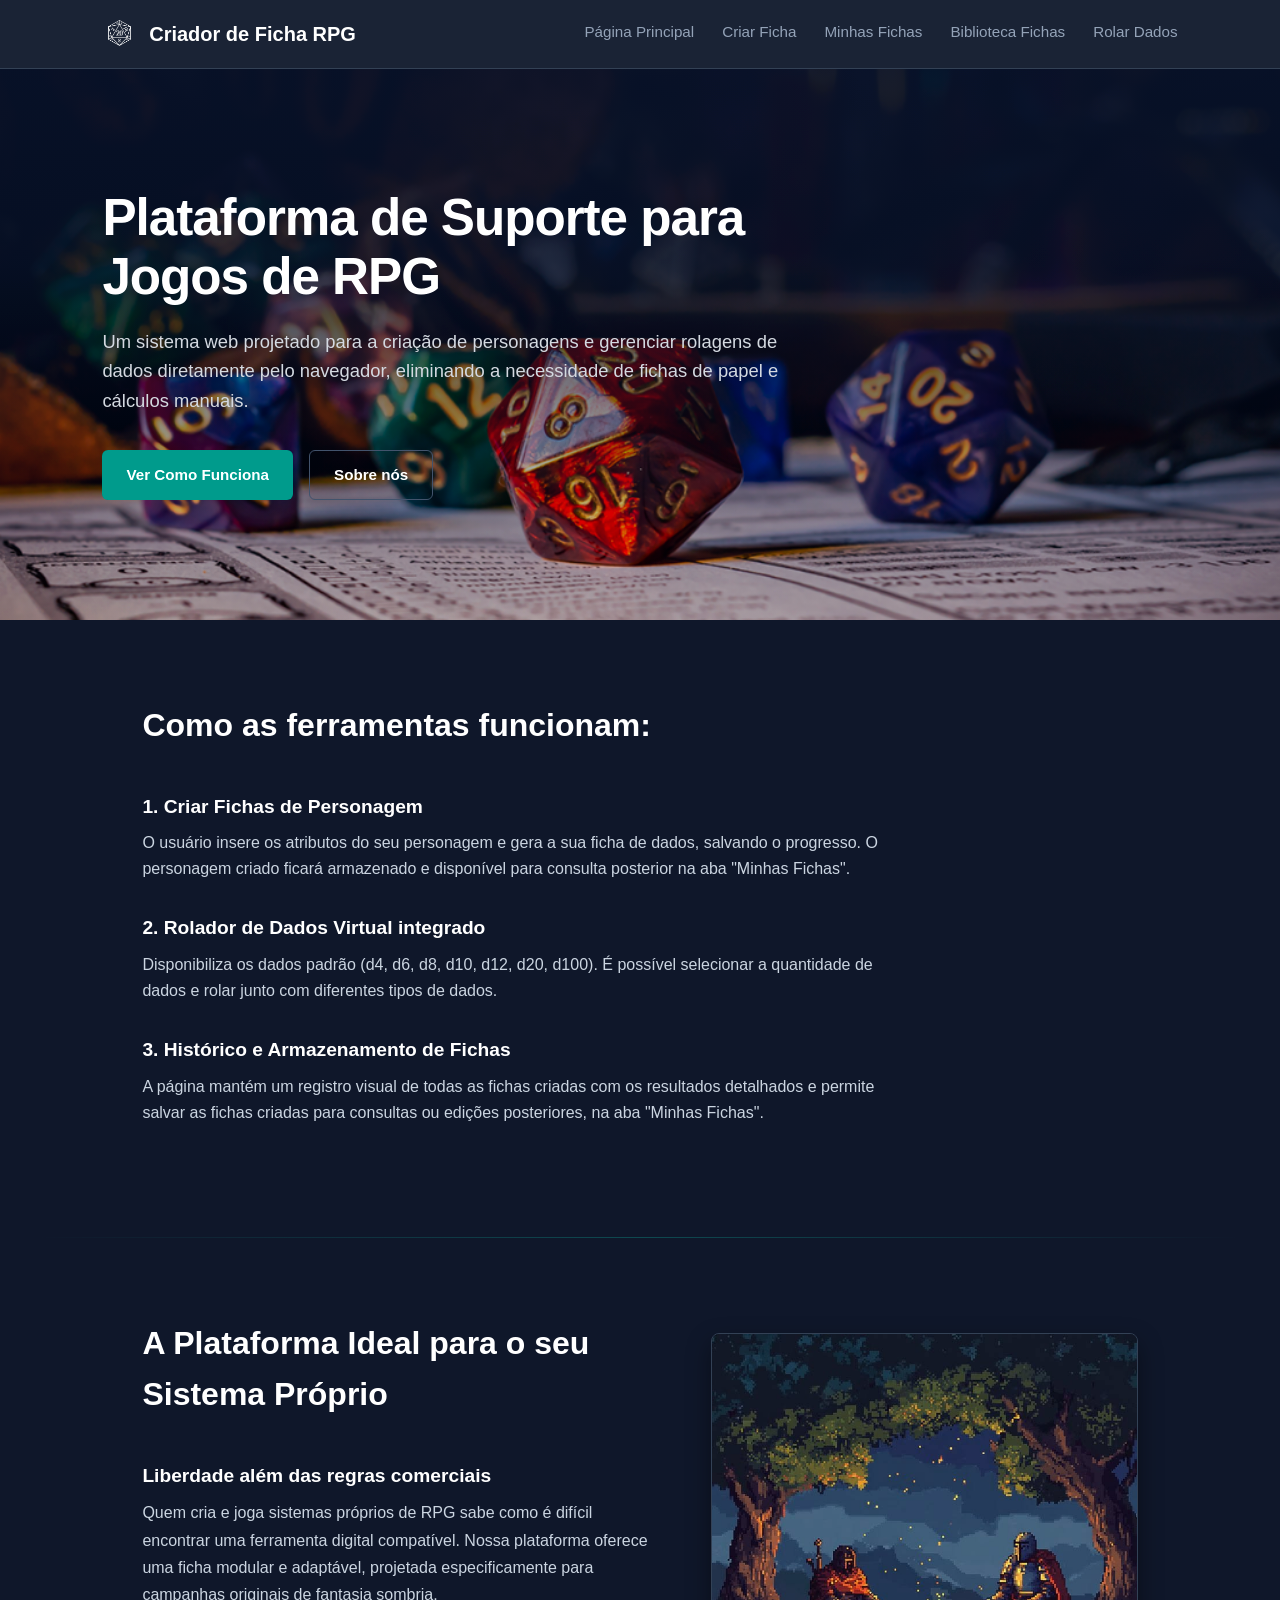
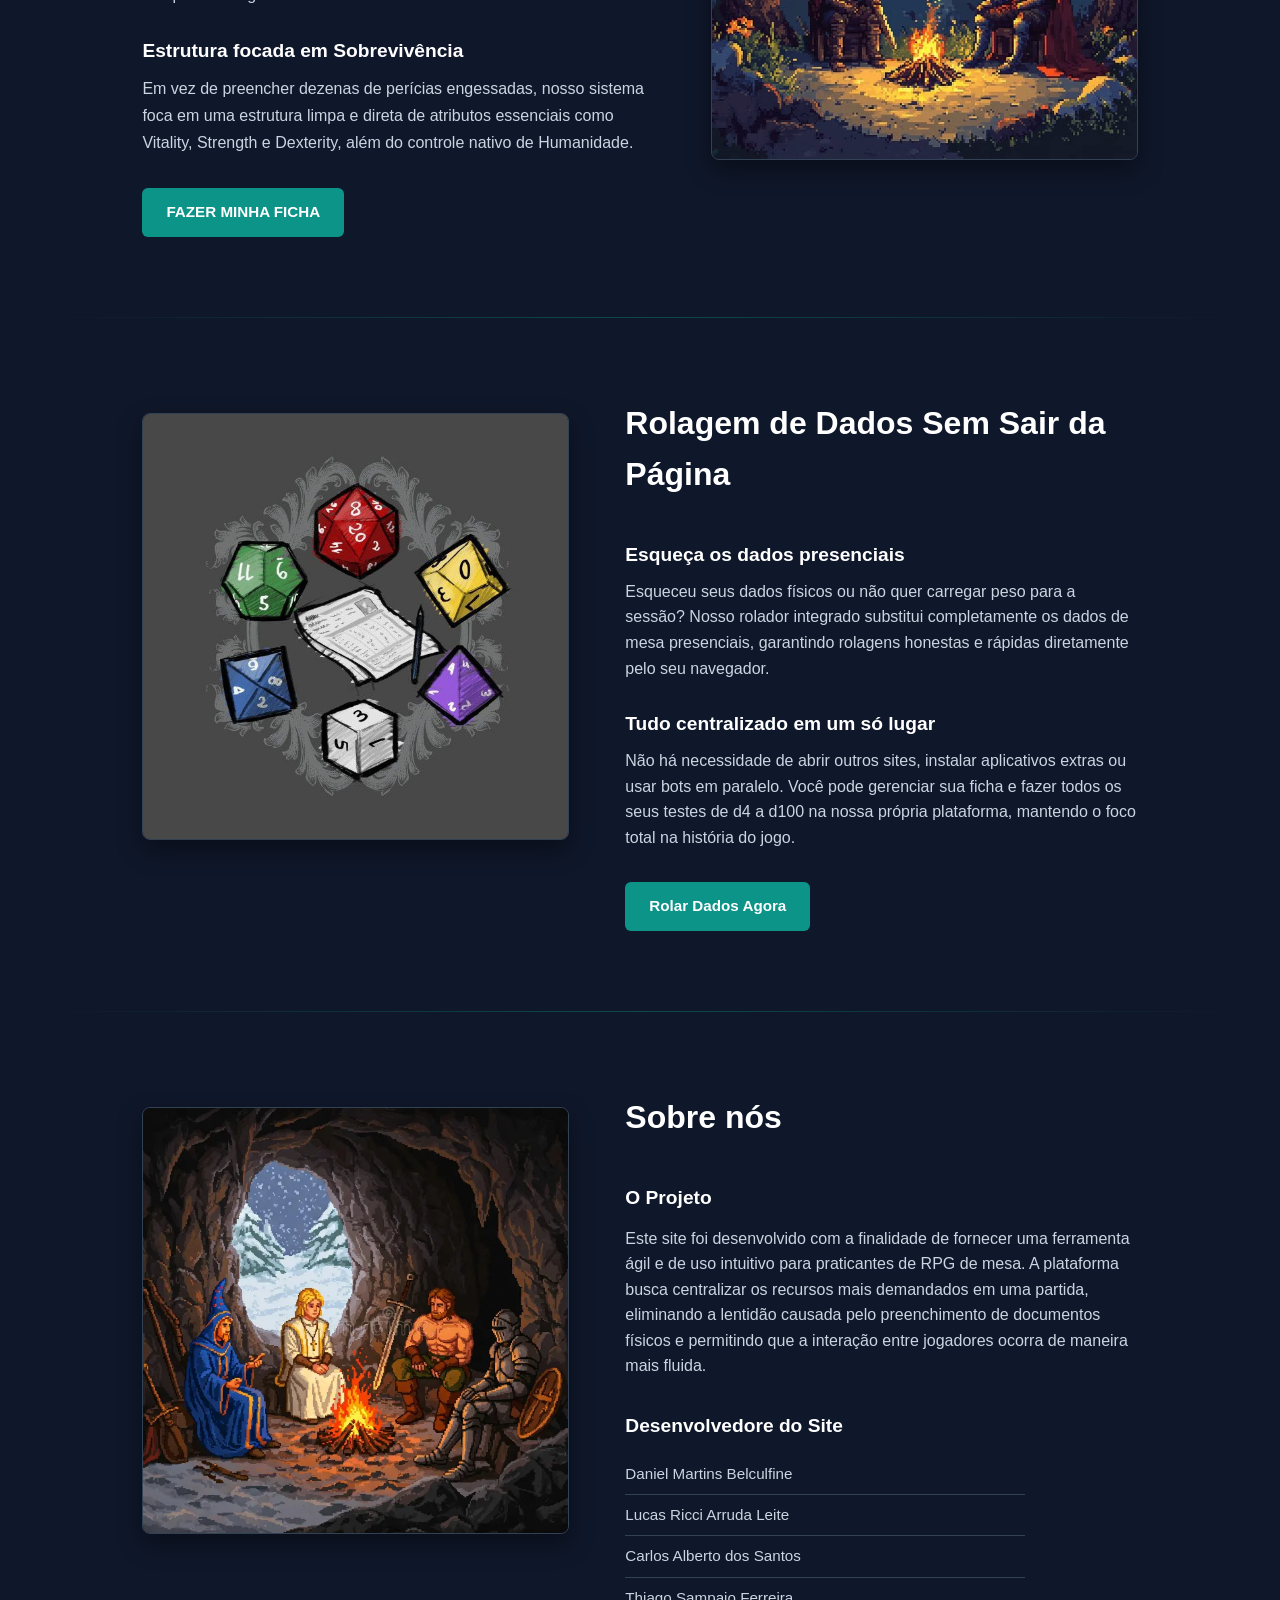
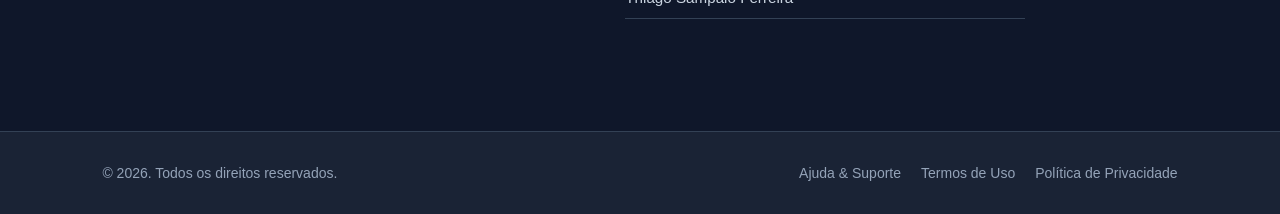
<file: index.html>
<!DOCTYPE html>
<html lang="pt-BR">
<head>
    <meta charset="UTF-8">
    <meta name="viewport" content="width=device-width, initial-scale=1.0">
    <title>Criador de Ficha RPG</title>

    <meta name="description" content="Monte e gerencie suas fichas de RPG de forma rápida e intuitiva. Escolha seu sistema favorito, distribua pontos e jogue online sem complicações!">
    <meta name="keywords" content="ficha de rpg online, criador de ficha rpg, gerador de personagem rpg, dnd 5e, tormenta20">
    
    <meta property="og:title" content="Criador de Ficha RPG Online | Monte Personagens Grátis" />
    <meta property="og:description" content="Monte e gerencie suas fichas de RPG de forma rápida e intuitiva. Escolha seu sistema favorito e role os dados!" />
    <meta property="og:image" content="https://vercel.app" />
    <meta property="og:url" content="https://vercel.app" />
    <meta property="og:type" content="website" />
    <meta property="og:locale" content="pt_BR" />

    <link rel="stylesheet" href="./stylesheets/index.css">
    <script type="module" src="./scripts/components/loader.js"></script>
</head>
<body>

    <div data-component="comp-header-index"></div>

    <main class="principal">

        <section class="conteudo-principal">
            <h1>Plataforma de Suporte para Jogos de RPG</h1>
            <p>Um sistema web projetado para a criação de personagens e gerenciar rolagens de dados diretamente pelo navegador, eliminando a necessidade de fichas de papel e cálculos manuais.</p>
            <div class="acoes-principais">
                <a href="#como-funciona" class="botao-saiba-mais">Ver Como Funciona</a>
                <a href="#quem-somos" class="botao-quem-somos">Sobre nós</a>
            </div>
        </section>

        <!-- SEÇÃO 1: COMO FUNCIONA -->
        <section id="como-funciona" class="secao-explicativa">
            <h2>Como as ferramentas funcionam:</h2>
            <div class="bloco-recurso">
                <h3>1. Criar Fichas de Personagem</h3>
                <p>O usuário insere os atributos do seu personagem e gera a sua ficha de dados, salvando o progresso. O personagem criado ficará armazenado e disponível para consulta posterior na aba "Minhas Fichas".</p>    
            </div>
            <div class="bloco-recurso">
                <h3>2. Rolador de Dados Virtual integrado</h3>
                <p>Disponibiliza os dados padrão (d4, d6, d8, d10, d12, d20, d100). É possível selecionar a quantidade de dados e rolar junto com diferentes tipos de dados.</p>
            </div>
            <div class="bloco-recurso">
                <h3>3. Histórico e Armazenamento de Fichas</h3>
                <p>A página mantém um registro visual de todas as fichas criadas com os resultados detalhados e permite salvar as fichas criadas para consultas ou edições posteriores, na aba "Minhas Fichas".</p>
            </div>
        </section>

        <!-- SEÇÃO 2: SISTEMA EXCLUSIVO -->
        <section id="sistema-exclusivo" class="secao-explicativa-dupla">
            <div class="conteudo-lado">
                <h2>A Plataforma Ideal para o seu Sistema Próprio</h2>
                <div class="bloco-recurso">
                    <h3>Liberdade além das regras comerciais</h3>
                    <p>Quem cria e joga sistemas próprios de RPG sabe como é difícil encontrar uma ferramenta digital compatível. Nossa plataforma oferece uma ficha modular e adaptável, projetada especificamente para campanhas originais de fantasia sombria.</p>
                </div>
                <div class="bloco-recurso">
                    <h3>Estrutura focada em Sobrevivência</h3>
                    <p>Em vez de preencher dezenas de perícias engessadas, nosso sistema foca em uma estrutura limpa e direta de atributos essenciais como Vitality, Strength e Dexterity, além do controle nativo de Humanidade.</p>
                </div>
                <div class="alinhamento-botao">
                    <a href="./pages/criarFichas.html" class="botao-sistema-destaque">FAZER MINHA FICHA</a>
                </div>
            </div>
            <div class="imagem-lado">
                <img src="./Img_folder/medieval.jpg" alt="Ilustração de rpg medieval">
            </div>
        </section>

                <!-- SEÇÃO: ROLADOR DE DADOS (IMAGEM NA ESQUERDA) -->
        <section id="rolador-dados" class="secao-dados-dupla">
        
            <div class="imagem-dados">
                <img src="./Img_folder/dados-parte.jpg" alt="Dados de RPG virtuais rolando na tela">
            </div>

            <div class="conteudo-dados">
                <h2>Rolagem de Dados Sem Sair da Página</h2>
            
                <div class="bloco-recurso">
                    <h3>Esqueça os dados presenciais</h3>
                    <p>Esqueceu seus dados físicos ou não quer carregar peso para a sessão? Nosso rolador integrado substitui completamente os dados de mesa presenciais, garantindo rolagens honestas e rápidas diretamente pelo seu navegador.</p>
                </div>

                <div class="bloco-recurso">
                    <h3>Tudo centralizado em um só lugar</h3>
                    <p>Não há necessidade de abrir outros sites, instalar aplicativos extras ou usar bots em paralelo. Você pode gerenciar sua ficha e fazer todos os seus testes de d4 a d100 na nossa própria plataforma, mantendo o foco total na história do jogo.</p>
                </div>

                <div class="alinhamento-botao">
                    <a href="./pages/dados.html" class="botao-dados-destaque">Rolar Dados Agora</a>
                </div>
            </div>

        </section>


        <!-- SEÇÃO 3: SOBRE NÓS -->
        <section id="quem-somos" class="sobre-nos">
            <div class="imagem-sobre">
                <img src="./Img_folder/grupo.webp" alt="Imagem de personagens de rpg em grupo">
            </div>
            <div class="conteudo-sobre">
                <h2>Sobre nós</h2>
                <div class="sub-bloco-sobre">
                    <h3>O Projeto</h3>
                    <p>Este site foi desenvolvido com a finalidade de fornecer uma ferramenta ágil e de uso intuitivo para praticantes de RPG de mesa. A plataforma busca centralizar os recursos mais demandados em uma partida, eliminando a lentidão causada pelo preenchimento de documentos físicos e permitindo que a interação entre jogadores ocorra de maneira mais fluida.</p>
                </div>
                <div class="sub-bloco-sobre">
                    <h3>Desenvolvedore do Site</h3>
                    <ul class="lista-integrantes">
                        <li>Daniel Martins Belculfine</li>
                        <li>Lucas Ricci Arruda Leite</li>
                        <li>Carlos Alberto dos Santos</li>
                        <li>Thiago Sampaio Ferreira</li>
                    </ul>
                </div>
            </div>
        </section>
    </main>
    <div data-component="comp-footer"></div>
</body>
</html>
</file>
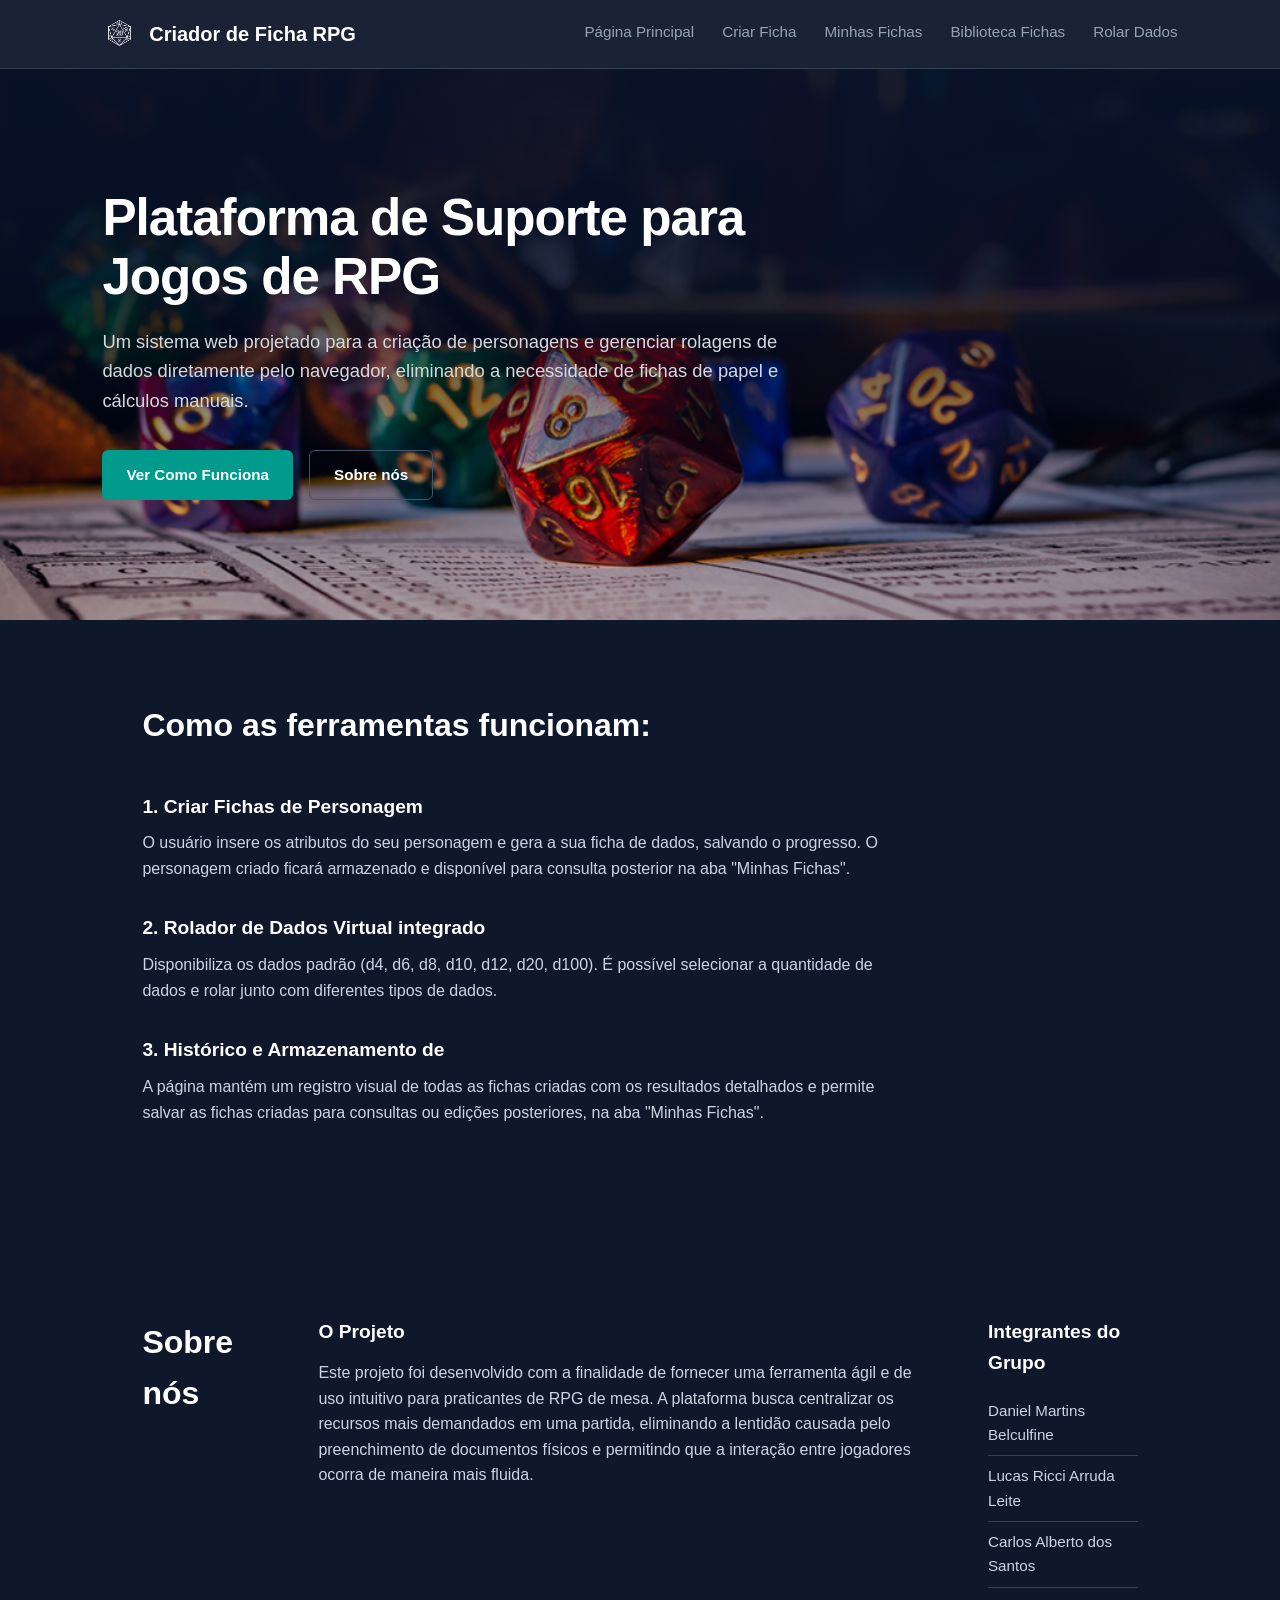
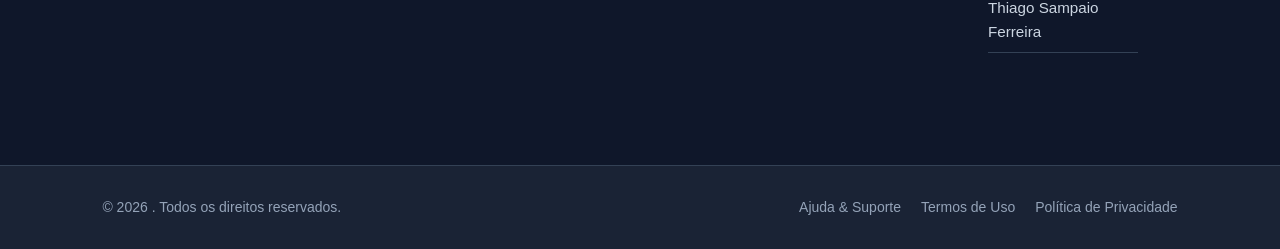
<file: pages/index.html>
<!DOCTYPE html>
<html lang="pt-BR">
<head>
    <meta charset="UTF-8">
    <meta name="viewport" content="width=device-width, initial-scale=1.0">
    <title>Criador de Ficha RPG</title>

    <meta name="description" content="Monte e gerencie suas fichas de RPG de forma rápida e intuitiva. Escolha seu sistema favorito, distribua pontos e jogue online sem complicações!">
    <meta name="keywords" content="ficha de rpg online, criador de ficha rpg, gerador de personagem rpg, dnd 5e, tormenta20">
    
    <meta property="og:title" content="Criador de Ficha RPG Online | Monte Personagens Grátis" />
    <meta property="og:description" content="Monte e gerencie suas fichas de RPG de forma rápida e intuitiva. Escolha seu sistema favorito e role os dados!" />
    <meta property="og:image" content="https://vercel.app" />
    <meta property="og:url" content="https://vercel.app" />
    <meta property="og:type" content="website" />
    <meta property="og:locale" content="pt_BR" />

    <link rel="stylesheet" href="../stylesheets/index.css">
</head>
<body>

    <header class="site-header">
        <div class="logo">
            <span class="logo-img"> <img src="../Img_folder/d20-certo-sem-fundo.png" alt="imagem de d20"></span>
            <span class="logo-texto">Criador de Ficha RPG</span>
        </div>
        <div class="cta-buttons">
            <a href="index.html" class="btn">Página Principal</a>
            <a href="criarFichas.html" class="btn btn-primary">Criar Ficha</a>
            <a href="minhasFichas.html" class="btn btn-secondary">Minhas Fichas</a>
            <a href="bibliotecaFichas.html" class="btn btn-secondary">Biblioteca Fichas</a>
            <a href="dados.html" class="btn btn-terciary">Rolar Dados</a>
        </div>
    </header>

    <main class="principal">

    <section class="conteudo-principal">
        <h1>Plataforma de Suporte para Jogos de RPG</h1>
            <p>Um sistema web projetado para a criação de personagens e gerenciar rolagens de dados diretamente pelo navegador,
            eliminando a necessidade de fichas de papel e cálculos manuais.
            </p>
    
        <div class="acoes-principais">
            <a href="#como-funciona" class="botao-saiba-mais">Ver Como Funciona</a>
            <a href="#quem-somos" class="botao-quem-somos">Sobre nós</a>
        </div>
    </section>

    <section id="como-funciona" class="secao-explicativa">
        <h2>Como as ferramentas funcionam:</h2>
    
        <div class="bloco-recurso">
            <h3>1. Criar Fichas de Personagem</h3>
            <p>O usuário insere os atributos do seu personagem e gera a sua ficha de dados, salvando o progresso.
            O personagem criado ficará armazenado e disponível para consulta posterior na aba "Minhas Fichas".
            </p>    
        </div>
    
        <div class="bloco-recurso">
            <h3>2. Rolador de Dados Virtual integrado</h3>
            <p>Disponibiliza os dados padrão (d4, d6, d8, d10, d12, d20, d100). 
            É possível selecionar a quantidade de dados e rolar junto com diferentes tipos de dados.
            </p>
        </div>

        <div class="bloco-recurso">
            <h3>3. Histórico e Armazenamento de</h3>
            <p>A página mantém um registro visual de todas as fichas criadas com os resultados detalhados e permite salvar as fichas criadas para consultas ou edições posteriores, na aba "Minhas Fichas".</p>
        </div>
    </section>

    <section id="quem-somos" class="sobre-nos">
        <h2>Sobre nós</h2>

        <div class="sub-bloco-sobre">
            <h3>O Projeto</h3>
            <p>Este projeto foi desenvolvido com a finalidade de fornecer uma ferramenta ágil e de uso intuitivo para praticantes de RPG de mesa. A plataforma busca centralizar os recursos mais demandados em uma partida, eliminando a lentidão causada pelo preenchimento de documentos físicos e permitindo que a interação entre jogadores ocorra de maneira mais fluida.</p>
        </div>

        <div class="sub-bloco-sobre">
            <h3>Integrantes do Grupo</h3>
            <ul class="lista-integrantes">
                <li>Daniel Martins Belculfine</li>
                <li>Lucas Ricci Arruda Leite</li>
                <li>Carlos Alberto dos Santos</li>
                <li>Thiago Sampaio Ferreira</li>
            </ul>
        </div>
    </section>
    </main>

</body>

    <footer class="rodape">
        <div class="texto">
            <p>&copy; 2026 . Todos os direitos reservados.</p>
        </div>

        <div class="links-rodape">
            <a href="#">Ajuda & Suporte</a>
            <a href="#">Termos de Uso</a>
            <a href="#">Política de Privacidade</a>
        </div>
    </footer>
</html>
</file>
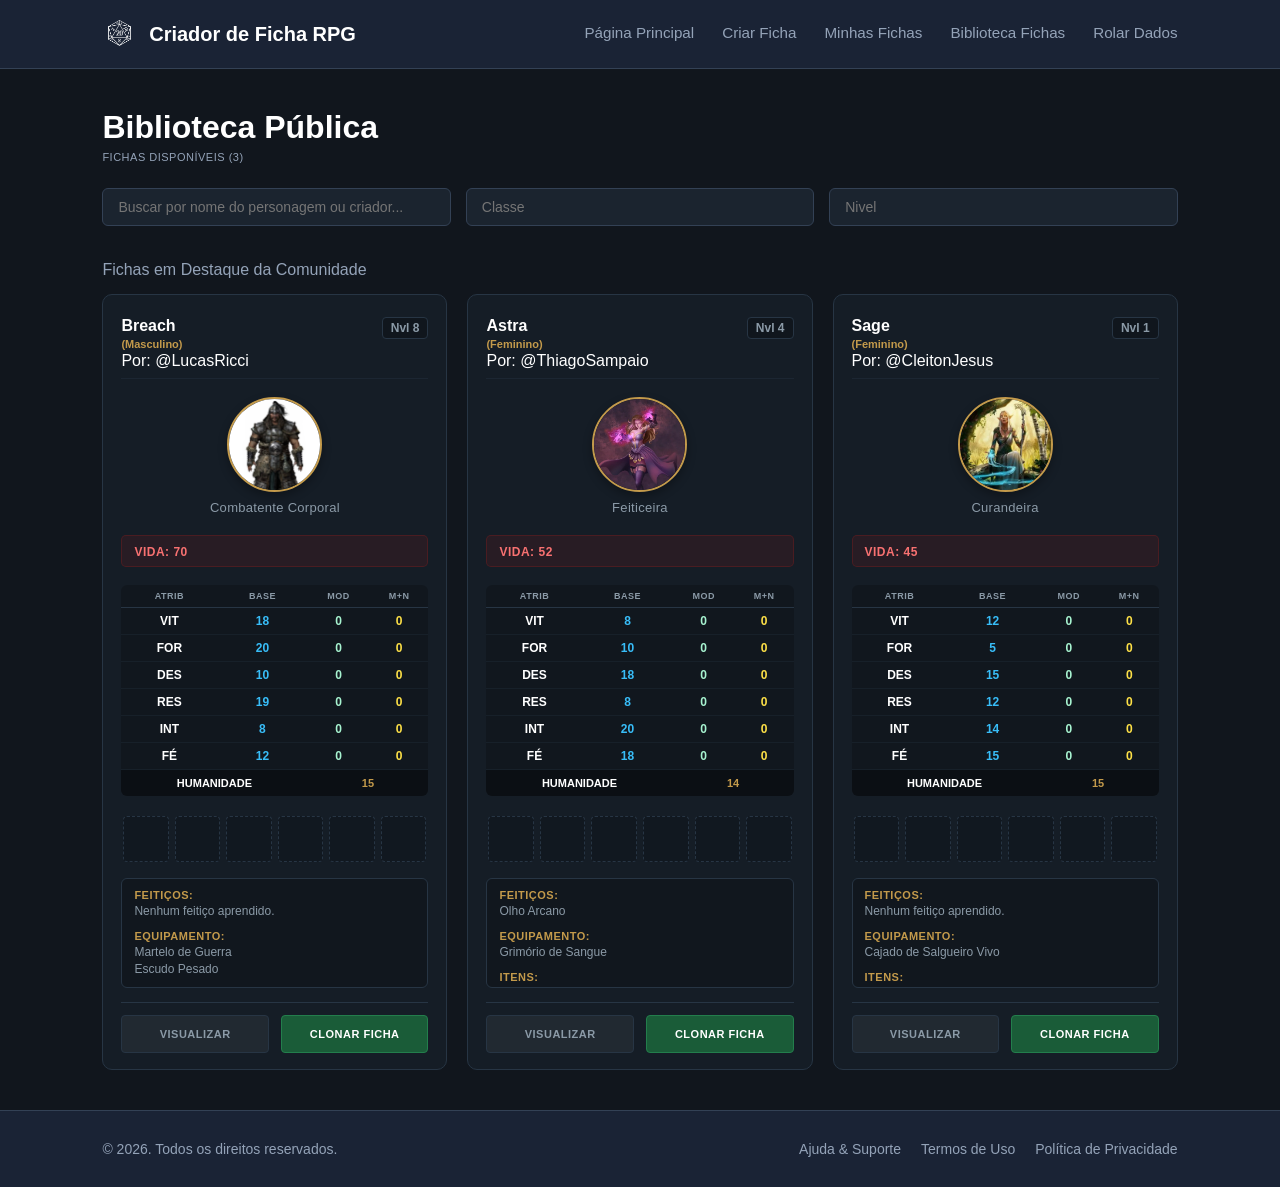
<file: pages/bibliotecaFichas.html>
<!DOCTYPE html>
<html lang="pt-BR">
<head>
    <meta charset="UTF-8">
    <meta name="viewport" content="width=device-width, initial-scale=1.0">
    <title>Biblioteca de Fichas</title>
    <link rel="stylesheet" href="../stylesheets/bibliotecaFichas.css">
    <link rel="stylesheet" href="../stylesheets/components.css">
    <script type="module" src="../scripts/components/loader.js"></script>
    <script type="module" src="../scripts/bibliotecaFichas.js"></script>
</head>
<body>

    <!-- BARRA DE NAVEGAÇÃO SUPERIOR -->
    <div data-component="comp-header"></div>

    <!-- CONTAINER DA DASHBOARD -->
    <div class="dashboard-container">
        <main class="main-content">
            
            <header class="panel-header">
                <div>
                    <h1>Biblioteca Pública</h1>
                    <small>FICHAS DISPONÍVEIS (0)</small>
                </div>
            </header>

            <!-- SEÇÃO DE FILTROS -->
            <section class="filters-section">
                <form class="filters-form" onsubmit="return false;">
                    <input id="pesquisar" type="search" placeholder="Buscar por nome do personagem ou criador...">
                    <input id="classe" type="text" placeholder="Classe">
                    <input id="nivel" type="number" placeholder="Nivel" min="0">
                </form>
            </section>

            <!-- SEÇÃO DE CARDS DA COMUNIDADE -->
            <section class="characters-section">
                <h3>Fichas em Destaque da Comunidade</h3>

                <div class="cards-grid">

                    <!-- PERSONAGEM 1: BREACH -->
                     
                    <article class="char-card card-v2">
                        <header class="char-card-header">
                            <div class="header-info-group">
                                <h4 class="char-name-display">Breach</h4>
                                <span class="char-sex-badge">(Masculino)</span>
                                <div class="char-subtitle">Por: <span class="char-author">@LucasRicci</span></div>
                            </div>
                            <span class="char-level-display">Nvl 8</span>
                        </header>

                        <figure class="char-avatar">
                            <img src="../Img_folder/combatente.jpg" alt="Foto do personagem" class="avatar-img-display">
                            <figcaption class="char-class-display">Combatente Corporal</figcaption>
                        </figure>

                        <div class="char-hp-bar">
                            <span class="hp-text-value">VIDA: 70</span>
                        </div>

                        <table class="grid-attributes-v2">
                            <thead>
                                <tr>
                                    <th>ATRIB</th>
                                    <th>BASE</th>
                                    <th>MOD</th>
                                    <th>M+N</th>
                                </tr>
                            </thead>
                            <tbody>
                                <tr class="attr-row-vit"><td>VIT</td><td class="val-base">18</td><td class="val-mod">0</td><td class="val-mod-lvl">0</td></tr>
                                <tr class="attr-row-for"><td>FOR</td><td class="val-base">20</td><td class="val-mod">0</td><td class="val-mod-lvl">0</td></tr>
                                <tr class="attr-row-des"><td>DES</td><td class="val-base">10</td><td class="val-mod">0</td><td class="val-mod-lvl">0</td></tr>
                                <tr class="attr-row-res"><td>RES</td><td class="val-base">19</td><td class="val-mod">0</td><td class="val-mod-lvl">0</td></tr>
                                <tr class="attr-row-int"><td>INT</td><td class="val-base">8</td><td class="val-mod">0</td><td class="val-mod-lvl">0</td></tr>
                                <tr class="attr-row-fai"><td>FÉ</td><td class="val-base">12</td><td class="val-mod">0</td><td class="val-mod-lvl">0</td></tr>
                                <tr class="attr-row-hum"><td colspan="2">HUMANIDADE</td><td colspan="2" class="val-base">15</td></tr>
                            </tbody>
                        </table>

                        <div class="inventory-slots-v2">
                            <div class="slot-item-v2" title="Equipado"></div>
                            <div class="slot-item-v2" title="Equipado"></div>
                            <div class="slot-item-v2" title="Slot Vazio"></div>
                            <div class="slot-item-v2" title="Slot Vazio"></div>
                            <div class="slot-item-v2" title="Slot Vazio"></div>
                            <div class="slot-item-v2" title="Slot Vazio"></div>
                        </div>

                        <div class="scroll-details-v2">
                            <div class="text-block-v2 block-spells-v2">
                                <h6>Feitiços:</h6>
                                <p class="content-spells-v2">Nenhum feitiço aprendido.</p>
                            </div>
                            <div class="text-block-v2 block-equip-v2">
                                <h6>Equipamento:</h6>
                                <p class="content-equip-v2">Martelo de Guerra&#10;Escudo Pesado</p>
                            </div>
                            <div class="text-block-v2 block-items-v2">
                                <h6>Itens:</h6>
                                <p class="content-items-v2">Mochila vazia.</p>
                            </div>
                        </div>

                        <footer class="char-card-footer">
                            <ul class="library-actions-v2">
                                <li><button type="button" class="btn-v2 btn-v2-view">Visualizar</button></li>
                                <li><button type="button" class="btn-v2 btn-v2-clone">Clonar Ficha</button></li>
                            </ul>
                        </footer>
                    </article>


                    <!-- PERSONAGEM 2: ASTRA -->
                    <article class="char-card card-v2">
                        <header class="char-card-header">
                            <div class="header-info-group">
                                <h4 class="char-name-display">Astra</h4>
                                <span class="char-sex-badge">(Feminino)</span>
                                <div class="char-subtitle">Por: <span class="char-author">@ThiagoSampaio</span></div>
                            </div>
                            <span class="char-level-display">Nvl 4</span>
                        </header>

                        <figure class="char-avatar">
                            <img src="../Img_folder/feiticeira.webp" alt="Foto do personagem" class="avatar-img-display">
                            <figcaption class="char-class-display">Feiticeira</figcaption>
                        </figure>

                        <div class="char-hp-bar">
                            <span class="hp-text-value">VIDA: 52</span>
                        </div>

                        <table class="grid-attributes-v2">
                            <thead>
                                <tr>
                                    <th>ATRIB</th>
                                    <th>BASE</th>
                                    <th>MOD</th>
                                    <th>M+N</th>
                                </tr>
                            </thead>
                            <tbody>
                                <tr class="attr-row-vit"><td>VIT</td><td class="val-base">8</td><td class="val-mod">0</td><td class="val-mod-lvl">0</td></tr>
                                <tr class="attr-row-for"><td>FOR</td><td class="val-base">10</td><td class="val-mod">0</td><td class="val-mod-lvl">0</td></tr>
                                <tr class="attr-row-des"><td>DES</td><td class="val-base">18</td><td class="val-mod">0</td><td class="val-mod-lvl">0</td></tr>
                                <tr class="attr-row-res"><td>RES</td><td class="val-base">8</td><td class="val-mod">0</td><td class="val-mod-lvl">0</td></tr>
                                <tr class="attr-row-int"><td>INT</td><td class="val-base">20</td><td class="val-mod">0</td><td class="val-mod-lvl">0</td></tr>
                                <tr class="attr-row-fai"><td>FÉ</td><td class="val-base">18</td><td class="val-mod">0</td><td class="val-mod-lvl">0</td></tr>
                                <tr class="attr-row-hum"><td colspan="2">HUMANIDADE</td><td colspan="2" class="val-base">14</td></tr>
                            </tbody>
                        </table>

                        <div class="inventory-slots-v2">
                            <div class="slot-item-v2" title="Equipado"></div>
                            <div class="slot-item-v2" title="Slot Vazio"></div>
                            <div class="slot-item-v2" title="Slot Vazio"></div>
                            <div class="slot-item-v2" title="Slot Vazio"></div>
                            <div class="slot-item-v2" title="Slot Vazio"></div>
                            <div class="slot-item-v2" title="Slot Vazio"></div>
                        </div>

                        <div class="scroll-details-v2">
                            <div class="text-block-v2 block-spells-v2">
                                <h6>Feitiços:</h6>
                                <p class="content-spells-v2">Olho Arcano</p>
                            </div>
                            <div class="text-block-v2 block-equip-v2">
                                <h6>Equipamento:</h6>
                                <p class="content-equip-v2">Grimório de Sangue</p>
                            </div>
                            <div class="text-block-v2 block-items-v2">
                                <h6>Itens:</h6>
                                <p class="content-items-v2">Mochila vazia.</p>
                            </div>
                        </div>

                        <footer class="char-card-footer">
                            <ul class="library-actions-v2">
                                <li><button type="button" class="btn-v2 btn-v2-view">Visualizar</button></li>
                                <li><button type="button" class="btn-v2 btn-v2-clone">Clonar Ficha</button></li>
                            </ul>
                        </footer>
                    </article>

                    <!-- PERSONAGEM 3: SAGE -->
                    <article class="char-card card-v2">
                        <header class="char-card-header">
                            <div class="header-info-group">
                                <h4 class="char-name-display">Sage</h4>
                                <span class="char-sex-badge">(Feminino)</span>
                                <div class="char-subtitle">Por: <span class="char-author">@CleitonJesus</span></div>
                            </div>
                            <span class="char-level-display">Nvl 1</span>
                        </header>

                        <figure class="char-avatar">
                            <img src="../Img_folder/Curandeira.webp" alt="Foto do personagem" class="avatar-img-display">
                            <figcaption class="char-class-display">Curandeira</figcaption>
                        </figure>

                        <div class="char-hp-bar">
                            <span class="hp-text-value">VIDA: 45</span>
                        </div>

                        <table class="grid-attributes-v2">
                            <thead>
                                <tr>
                                    <th>ATRIB</th>
                                    <th>BASE</th>
                                    <th>MOD</th>
                                    <th>M+N</th>
                                </tr>
                            </thead>
                            <tbody>
                                <tr class="attr-row-vit"><td>VIT</td><td class="val-base">12</td><td class="val-mod">0</td><td class="val-mod-lvl">0</td></tr>
                                <tr class="attr-row-for"><td>FOR</td><td class="val-base">5</td><td class="val-mod">0</td><td class="val-mod-lvl">0</td></tr>
                                <tr class="attr-row-des"><td>DES</td><td class="val-base">15</td><td class="val-mod">0</td><td class="val-mod-lvl">0</td></tr>
                                <tr class="attr-row-res"><td>RES</td><td class="val-base">12</td><td class="val-mod">0</td><td class="val-mod-lvl">0</td></tr>
                                <tr class="attr-row-int"><td>INT</td><td class="val-base">14</td><td class="val-mod">0</td><td class="val-mod-lvl">0</td></tr>
                                <tr class="attr-row-fai"><td>FÉ</td><td class="val-base">15</td><td class="val-mod">0</td><td class="val-mod-lvl">0</td></tr>
                                <tr class="attr-row-hum"><td colspan="2">HUMANIDADE</td><td colspan="2" class="val-base">15</td></tr>
                            </tbody>
                        </table>

                        <div class="inventory-slots-v2">
                            <div class="slot-item-v2" title="Equipado"></div>
                            <div class="slot-item-v2" title="Slot Vazio"></div>
                            <div class="slot-item-v2" title="Slot Vazio"></div>
                            <div class="slot-item-v2" title="Slot Vazio"></div>
                            <div class="slot-item-v2" title="Slot Vazio"></div>
                            <div class="slot-item-v2" title="Slot Vazio"></div>
                        </div>

                        <div class="scroll-details-v2">
                            <div class="text-block-v2 block-spells-v2">
                                <h6>Feitiços:</h6>
                                <p class="content-spells-v2">Nenhum feitiço aprendido.</p>
                            </div>
                            <div class="text-block-v2 block-equip-v2">
                                <h6>Equipamento:</h6>
                                <p class="content-equip-v2">Cajado de Salgueiro Vivo</p>
                            </div>
                            <div class="text-block-v2 block-items-v2">
                                <h6>Itens:</h6>
                                <p class="content-items-v2">Frascos de Vidro</p>
                            </div>
                        </div>

                        <footer class="char-card-footer">
                            <ul class="library-actions-v2">
                                <li><button type="button" class="btn-v2 btn-v2-view">Visualizar</button></li>
                                <li><button type="button" class="btn-v2 btn-v2-clone">Clonar Ficha</button></li>
                            </ul>
                        </footer>
                    </article>

                </div>
            </section>
        </main>
    </div>

    <div id="personagemClonadoAlerta" class="closed">
    <button type="button" class="close-btn" onclick="fecharAlertaClonado()">&times;</button>
        <p id="textoAlertaClonado">Ficha clonada com sucesso!</p> <!-- ID para colocar o nome do personagem clonado -->
    </div>

    <!-- RODAPÉ GLOBAL da PÁGINA -->
    <div data-component="comp-footer"></div>
</body>
</html>
</file>
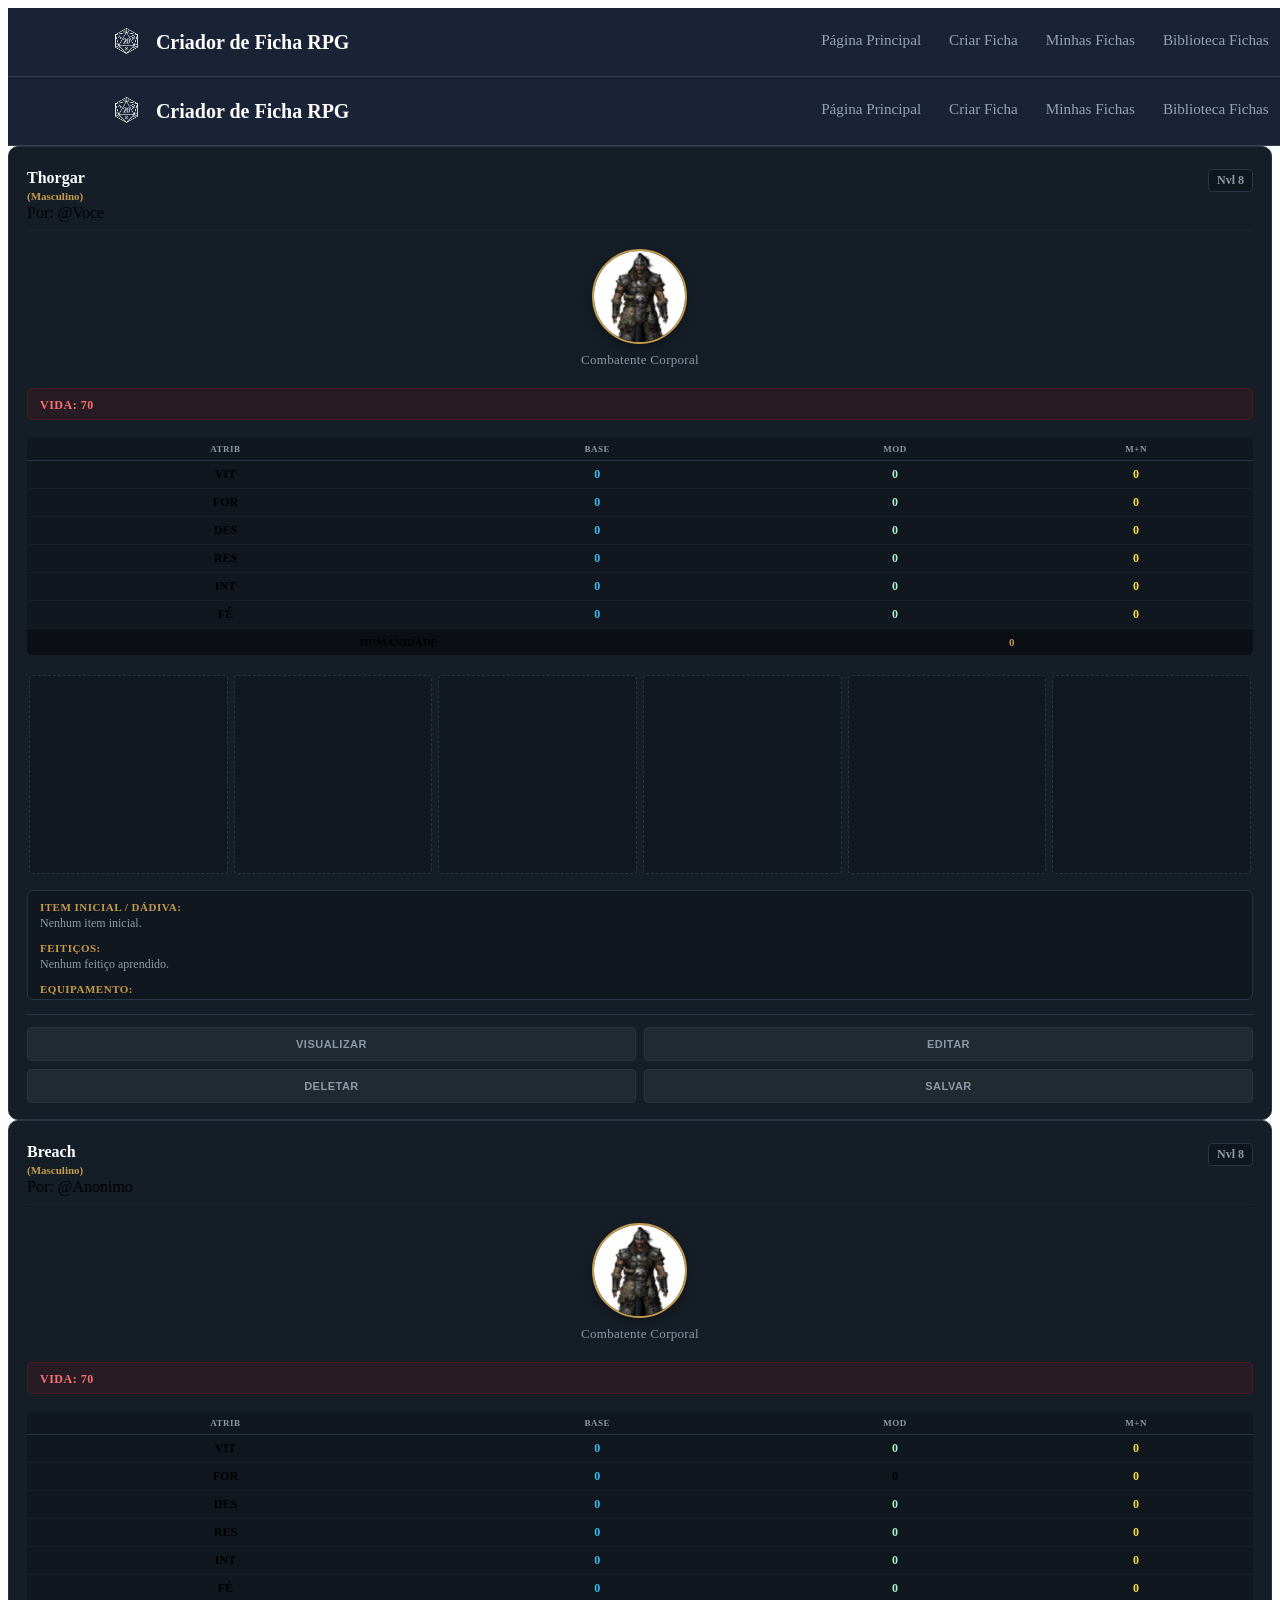
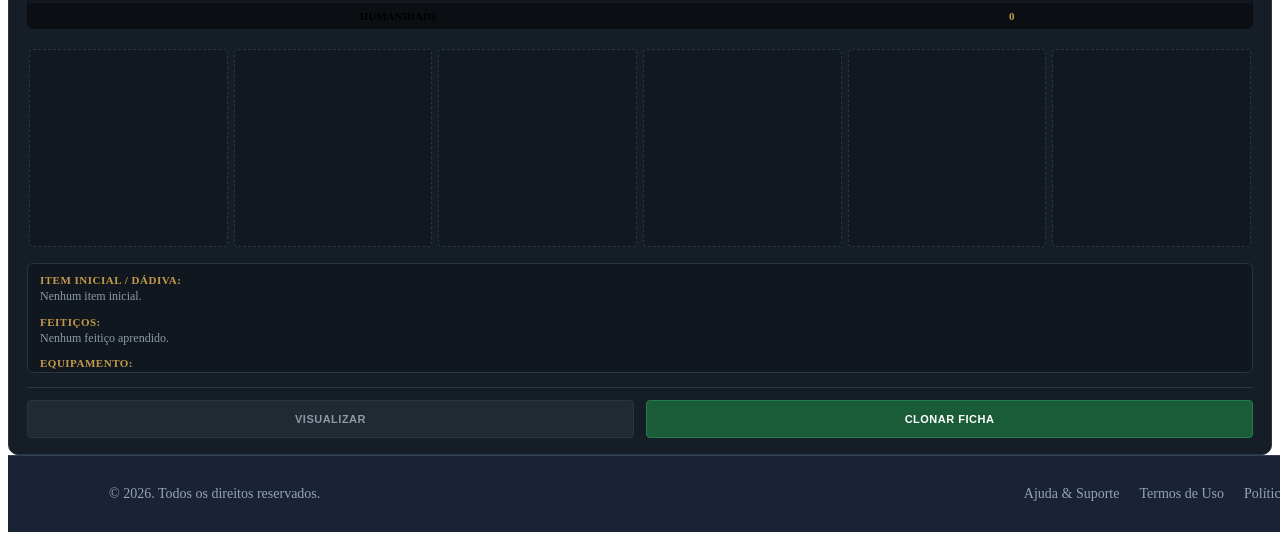
<file: pages/components.html>
<!DOCTYPE html>
<html lang="pt-BR">
<head>
    <meta charset="UTF-8">
    <meta name="viewport" content="width=device-width, initial-scale=1.0">
    <link rel="stylesheet" href="../stylesheets/components.css">
    <title>Repositório de Componentes RPG</title>
</head>
<body>

    <!-- ==========================================
         COMPONENTE: HEADER & Index-HEADER (CABEÇALHO)
         ========================================== -->
    <div id="comp-header">
        <header class="site-header">
            <div class="logo">
                <span class="logo-img"> 
                    <img src="../Img_folder/d20-certo-sem-fundo.png" alt="imagem de d20">
                </span>
                <span class="logo-texto">Criador de Ficha RPG</span>
            </div>
            <div class="cta-buttons">
                <a href="../index.html" class="btn">Página Principal</a>
                <a href="criarFichas.html" class="btn btn-primary">Criar Ficha</a>
                <a href="minhasFichas.html" class="btn btn-secondary">Minhas Fichas</a>
                <a href="bibliotecaFichas.html" class="btn btn-secondary">Biblioteca Fichas</a>
                <a href="dados.html" class="btn btn-terciary">Rolar Dados</a>
            </div>
        </header>
    </div>

    <div id="comp-header-index">
        <header class="site-header">
            <div class="logo">
                <span class="logo-img"> 
                    <img src="../Img_folder/d20-certo-sem-fundo.png" alt="imagem de d20">
                </span>
                <span class="logo-texto">Criador de Ficha RPG</span>
            </div>
            <div class="cta-buttons">
                <a href="../index.html" class="btn">Página Principal</a>
                <a href="./pages/criarFichas.html" class="btn btn-primary">Criar Ficha</a>
                <a href="./pages/minhasFichas.html" class="btn btn-secondary">Minhas Fichas</a>
                <a href="./pages/bibliotecaFichas.html" class="btn btn-secondary">Biblioteca Fichas</a>
                <a href="./pages/dados.html" class="btn btn-terciary">Rolar Dados</a>
            </div>
        </header>
    </div>


    <!-- ==========================================
         COMPONENTE: CARD - MINHAS FICHAS
         ========================================== -->
    <div id="card-minhas-fichas">
        <article class="char-card card-v2" data-id="">
            <header class="char-card-header">
                <div class="header-info-group">
                    <h4 class="char-name-display">Thorgar</h4>
                    <span class="char-sex-badge">(Masculino)</span>
                    <div class="char-subtitle">Por: <span class="char-author">@Voce</span></div>
                </div>
                <span class="char-level-display">Nvl 8</span>
            </header>

            <figure class="char-avatar">
                <img src="../Img_folder/combatente.jpg" alt="Foto do personagem" class="avatar-img-display">
                <figcaption class="char-class-display">Combatente Corporal</figcaption>
            </figure>

            <div class="char-hp-bar">
                <span class="hp-text-value">VIDA: 70</span>
            </div>

            <!-- Grade Avançada de Atributos Isolada -->
            <table class="grid-attributes-v2">
                <thead>
                    <tr>
                        <th>ATRIB</th>
                        <th>BASE</th>
                        <th>MOD</th>
                        <th>M+N</th>
                    </tr>
                </thead>
                <tbody>
                    <tr class="attr-row-vit"><td>VIT</td><td class="val-base">0</td><td class="val-mod">0</td><td class="val-mod-lvl">0</td></tr>
                    <tr class="attr-row-for"><td>FOR</td><td class="val-base">0</td><td class="val-mod">0</td><td class="val-mod-lvl">0</td></tr>
                    <tr class="attr-row-des"><td>DES</td><td class="val-base">0</td><td class="val-mod">0</td><td class="val-mod-lvl">0</td></tr>
                    <tr class="attr-row-res"><td>RES</td><td class="val-base">0</td><td class="val-mod">0</td><td class="val-mod-lvl">0</td></tr>
                    <tr class="attr-row-int"><td>INT</td><td class="val-base">0</td><td class="val-mod">0</td><td class="val-mod-lvl">0</td></tr>
                    <tr class="attr-row-fai"><td>FÉ</td><td class="val-base">0</td><td class="val-mod">0</td><td class="val-mod-lvl">0</td></tr>
                    <tr class="attr-row-hum"><td colspan="2">HUMANIDADE</td><td colspan="2" class="val-base">0</td></tr>
                </tbody>
            </table>

            <!-- Grade de Inventário (6 slots visuais) -->
            <div class="inventory-slots-v2">
                <div class="slot-item-v2" title="Slot Vazio"></div>
                <div class="slot-item-v2" title="Slot Vazio"></div>
                <div class="slot-item-v2" title="Slot Vazio"></div>
                <div class="slot-item-v2" title="Slot Vazio"></div>
                <div class="slot-item-v2" title="Slot Vazio"></div>
                <div class="slot-item-v2" title="Slot Vazio"></div>
            </div>

            <!-- Caixas de Histórico e Textos Longos -->
            <div class="scroll-details-v2">
                <div class="text-block-v2 block-gift-v2">
                    <h6>Item Inicial / Dádiva:</h6>
                    <p class="content-gift-v2">Nenhum item inicial.</p>
                </div>
                <div class="text-block-v2 block-spells-v2">
                    <h6>Feitiços:</h6>
                    <p class="content-spells-v2">Nenhum feitiço aprendido.</p>
                </div>
                <div class="text-block-v2 block-equip-v2">
                    <h6>Equipamento:</h6>
                    <p class="content-equip-v2">Nenhum item equipado.</p>
                </div>
                <div class="text-block-v2 block-items-v2">
                    <h6>Itens:</h6>
                    <p class="content-items-v2">Mochila vazia.</p>
                </div>
            </div>

            <footer class="char-card-footer">
                <ul class="action-buttons-v2">
                    <li><button type="button" class="btn-v2 btn-v2-view">Visualizar</button></li>
                    <li><button type="button" class="btn-v2 btn-v2-edit">Editar</button></li>
                    <li><button type="button" class="btn-v2 btn-v2-delete">Deletar</button></li>
                    <li><button type="button" class="btn-v2 btn-v2-pdf">Salvar</button></li>
                </ul>
            </footer>
        </article>
    </div>

    <!-- ==========================================
         COMPONENTE: CARD - BIBLIOTECA DE FICHAS
         ========================================== -->
    <div id="card-biblioteca-fichas">
        <article class="char-card card-v2" data-id="">
            <header class="char-card-header">
                <div class="header-info-group">
                    <h4 class="char-name-display">Breach</h4>
                    <span class="char-sex-badge">(Masculino)</span>
                    <div class="char-subtitle">Por: <span class="char-author">@Anonimo</span></div>
                </div>
                <span class="char-level-display">Nvl 8</span>
            </header>

            <figure class="char-avatar">
                <img src="../Img_folder/combatente.jpg" alt="Foto do personagem" class="avatar-img-display">
                <figcaption class="char-class-display">Combatente Corporal</figcaption>
            </figure>

            <div class="char-hp-bar">
                <span class="hp-text-value">VIDA: 70</span>
            </div>

            <!-- Grade Avançada de Atributos Isolada -->
            <table class="grid-attributes-v2">
                <thead>
                    <tr>
                        <th>ATRIB</th>
                        <th>BASE</th>
                        <th>MOD</th>
                        <th>M+N</th>
                    </tr>
                </thead>
                <tbody>
                    <tr class="attr-row-vit"><td>VIT</td><td class="val-base">0</td><td class="val-mod">0</td><td class="val-mod-lvl">0</td></tr>
                    <tr class="attr-row-for"><td>FOR</td><td class="val-base">0</td><td class="mod">0</td><td class="val-mod-lvl">0</td></tr>
                    <tr class="attr-row-des"><td>DES</td><td class="val-base">0</td><td class="val-mod">0</td><td class="val-mod-lvl">0</td></tr>
                    <tr class="attr-row-res"><td>RES</td><td class="val-base">0</td><td class="val-mod">0</td><td class="val-mod-lvl">0</td></tr>
                    <tr class="attr-row-int"><td>INT</td><td class="val-base">0</td><td class="val-mod">0</td><td class="val-mod-lvl">0</td></tr>
                    <tr class="attr-row-fai"><td>FÉ</td><td class="val-base">0</td><td class="val-mod">0</td><td class="val-mod-lvl">0</td></tr>
                    <tr class="attr-row-hum"><td colspan="2">HUMANIDADE</td><td colspan="2" class="val-base">0</td></tr>
                </tbody>
            </table>

            <!-- Grade de Inventário (6 slots visuais) -->
            <div class="inventory-slots-v2">
                <div class="slot-item-v2" title="Slot Vazio"></div>
                <div class="slot-item-v2" title="Slot Vazio"></div>
                <div class="slot-item-v2" title="Slot Vazio"></div>
                <div class="slot-item-v2" title="Slot Vazio"></div>
                <div class="slot-item-v2" title="Slot Vazio"></div>
                <div class="slot-item-v2" title="Slot Vazio"></div>
            </div>

            <!-- Caixas de Histórico e Textos Longos -->
            <div class="scroll-details-v2">
                <div class="text-block-v2 block-gift-v2">
                    <h6>Item Inicial / Dádiva:</h6>
                    <p class="content-gift-v2">Nenhum item inicial.</p>
                </div>
                <div class="text-block-v2 block-spells-v2">
                    <h6>Feitiços:</h6>
                    <p class="content-spells-v2">Nenhum feitiço aprendido.</p>
                </div>
                <div class="text-block-v2 block-equip-v2">
                    <h6>Equipamento:</h6>
                    <p class="content-equip-v2">Nenhum item equipado.</p>
                </div>
                <div class="text-block-v2 block-items-v2">
                    <h6>Itens:</h6>
                    <p class="content-items-v2">Mochila vazia.</p>
                </div>
            </div>

            <footer class="char-card-footer">
                <ul class="library-actions-v2">
                    <li><button type="button" class="btn-v2 btn-v2-view">Visualizar</button></li>
                    <li><button type="button" class="btn-v2 btn-v2-clone">Clonar Ficha</button></li>
                </ul>
            </footer>
        </article>
    </div>

    <!-- ==========================================
        COMPONENTE: MODAL GLOBAL DE FICHA (DETALHES/EDIÇÃO)
        ========================================== -->
    <div id="comp-modal-ficha">
        <div class="modal-overlay hidden" id="modalFicha">
            <div class="modal-box">
                <header class="modal-header">
                    <h2 id="modalTitle">Detalhes do Personagem</h2>
                    <button type="button" class="btn-close-modal" id="closeModalBtn">&times;</button>
                </header>

                <main class="modal-body">
                    <form id="modalForm" onsubmit="return false;">
                        <input type="hidden" id="modalCharId">
                        
                        <!-- Topo expandido para incluir o Sexo -->
                        <div class="modal-grid-top">
                            <div class="modal-field">
                                <label for="modalName">Nome</label>
                                <input type="text" id="modalName" readonly>
                            </div>
                            <div class="modal-field">
                                <label for="modalSex">Sexo</label>
                                <input type="text" id="modalSex" readonly>
                            </div>
                            <div class="modal-field">
                                <label for="modalLevel">Nível</label>
                                <input type="number" id="modalLevel" readonly>
                            </div>
                            <div class="modal-field">
                                <label for="modalClass">Classe</label>
                                <input type="text" id="modalClass" readonly>
                            </div>
                            <div class="modal-field" style="grid-column: span 2;">
                                <label for="modalHealth">Vida Máxima</label>
                                <input type="number" id="modalHealth" readonly>
                            </div>
                        </div>

                        <div class="modal-section-title">Atributos e Modificadores</div>
                        
                        <!-- Tabela estruturada para exibir BASE, MOD e MOD+NÍVEL com precisão -->
                        <table class="grid-attributes-v2" style="width:100%; text-align:center; margin-bottom:15px;">
                            <thead>
                                <tr>
                                    <th style="font-size:10px; padding:6px; color:#8b9aa7;">ATRIB</th>
                                    <th style="font-size:10px; padding:6px; color:#8b9aa7;">BASE</th>
                                    <th style="font-size:10px; padding:6px; color:#8b9aa7;">MOD</th>
                                    <th style="font-size:10px; padding:6px; color:#8b9aa7;">M+N</th>
                                </tr>
                            </thead>
                            <tbody>
                                <tr class="attr-row-vit">
                                    <td style="font-size:12px; font-weight:bold; padding:6px;">VIT</td>
                                    <td><input type="number" id="modalVit" style="text-align:center; color:#38bdf8; background:transparent; border:none;" readonly></td>
                                    <td><input type="number" id="modalVitMod" style="text-align:center; color:#a7f3d0; background:transparent; border:none;" readonly></td>
                                    <td><input type="number" id="modalVitModLvl" style="text-align:center; color:#fde047; background:transparent; border:none;" readonly></td>
                                </tr>
                                <tr class="attr-row-for">
                                    <td style="font-size:12px; font-weight:bold; padding:6px;">FOR</td>
                                    <td><input type="number" id="modalFor" style="text-align:center; color:#38bdf8; background:transparent; border:none;" readonly></td>
                                    <td><input type="number" id="modalForMod" style="text-align:center; color:#a7f3d0; background:transparent; border:none;" readonly></td>
                                    <td><input type="number" id="modalForModLvl" style="text-align:center; color:#fde047; background:transparent; border:none;" readonly></td>
                                </tr>
                                <tr class="attr-row-des">
                                    <td style="font-size:12px; font-weight:bold; padding:6px;">DES</td>
                                    <td><input type="number" id="modalDes" style="text-align:center; color:#38bdf8; background:transparent; border:none;" readonly></td>
                                    <td><input type="number" id="modalDesMod" style="text-align:center; color:#a7f3d0; background:transparent; border:none;" readonly></td>
                                    <td><input type="number" id="modalDesModLvl" style="text-align:center; color:#fde047; background:transparent; border:none;" readonly></td>
                                </tr>
                                <tr class="attr-row-res">
                                    <td style="font-size:12px; font-weight:bold; padding:6px;">RES</td>
                                    <td><input type="number" id="modalRes" style="text-align:center; color:#38bdf8; background:transparent; border:none;" readonly></td>
                                    <td><input type="number" id="modalResMod" style="text-align:center; color:#a7f3d0; background:transparent; border:none;" readonly></td>
                                    <td><input type="number" id="modalResModLvl" style="text-align:center; color:#fde047; background:transparent; border:none;" readonly></td>
                                </tr>
                                <tr class="attr-row-int">
                                    <td style="font-size:12px; font-weight:bold; padding:6px;">INT</td>
                                    <td><input type="number" id="modalInt" style="text-align:center; color:#38bdf8; background:transparent; border:none;" readonly></td>
                                    <td><input type="number" id="modalIntMod" style="text-align:center; color:#a7f3d0; background:transparent; border:none;" readonly></td>
                                    <td><input type="number" id="modalIntModLvl" style="text-align:center; color:#fde047; background:transparent; border:none;" readonly></td>
                                </tr>
                                <tr class="attr-row-fai">
                                    <td style="font-size:12px; font-weight:bold; padding:6px;">FÉ</td>
                                    <td><input type="number" id="modalFaith" style="text-align:center; color:#38bdf8; background:transparent; border:none;" readonly></td>
                                    <td><input type="number" id="modalFaithMod" style="text-align:center; color:#a7f3d0; background:transparent; border:none;" readonly></td>
                                    <td><input type="number" id="modalFaithModLvl" style="text-align:center; color:#fde047; background:transparent; border:none;" readonly></td>
                                </tr>
                                <tr class="attr-row-hum">
                                    <td colspan="2" style="font-size:11px; padding:7px; background-color:rgba(0,0,0,0.35);">HUMANIDADE</td>
                                    <td colspan="2" style="background-color:rgba(0,0,0,0.35);"><input type="number" id="modalHum" style="text-align:center; color:#c39a4b; font-weight:bold; background:transparent; border:none;" readonly></td>
                                </tr>
                            </tbody>
                        </table>

                        <div class="modal-section-title">Inventário & Detalhes</div>
                        <div class="modal-field">
                            <label for="modalGift">Item Inicial / Dádiva</label>
                            <input type="text" id="modalGift" readonly>
                        </div>

                        <div class="modal-field">
                            <label for="modalSpells">Feitiços Aprendidos</label>
                            <textarea id="modalSpells" rows="3" readonly placeholder="Nenhum feitiço aprendido."></textarea>
                        </div>

                        <div class="modal-field">
                            <label for="modalEquipment">Equipamento Equipado</label>
                            <textarea id="modalEquipment" rows="3" readonly placeholder="Nenhum item equipado."></textarea>
                        </div>

                        <div class="modal-field">
                            <label for="modalItems">Itens na Mochila</label>
                            <textarea id="modalItems" rows="3" readonly placeholder="Mochila vazia."></textarea>
                        </div>
                    </form>
                </main>

                <footer class="modal-footer" id="modalFooterActions">
                    <!-- Botões injetados dinamicamente via JS -->
                </footer>
            </div>
        </div>
    </div>

    <!-- ==========================================
         COMPONENTE: RODAPÉ (FOOTER)
         ========================================== -->
    <div id="comp-footer">
        <footer class="rodape">
            <div class="texto">
                <p>&copy; 2026. Todos os direitos reservados.</p>
            </div>

            <div class="links-rodape">
                <a href="../documentos/ajuda_e_suporte.pdf" target="_blank">Ajuda & Suporte</a>
                <a href="../documentos/termos_de_uso_(1).pdf" target="_blank">Termos de Uso</a>
                <a href="../documentos/politicaPrivacidade.pdf" target="_blank">Política de Privacidade</a>
            </div>
        </footer>
    </div>

</body>
</html>
</file>
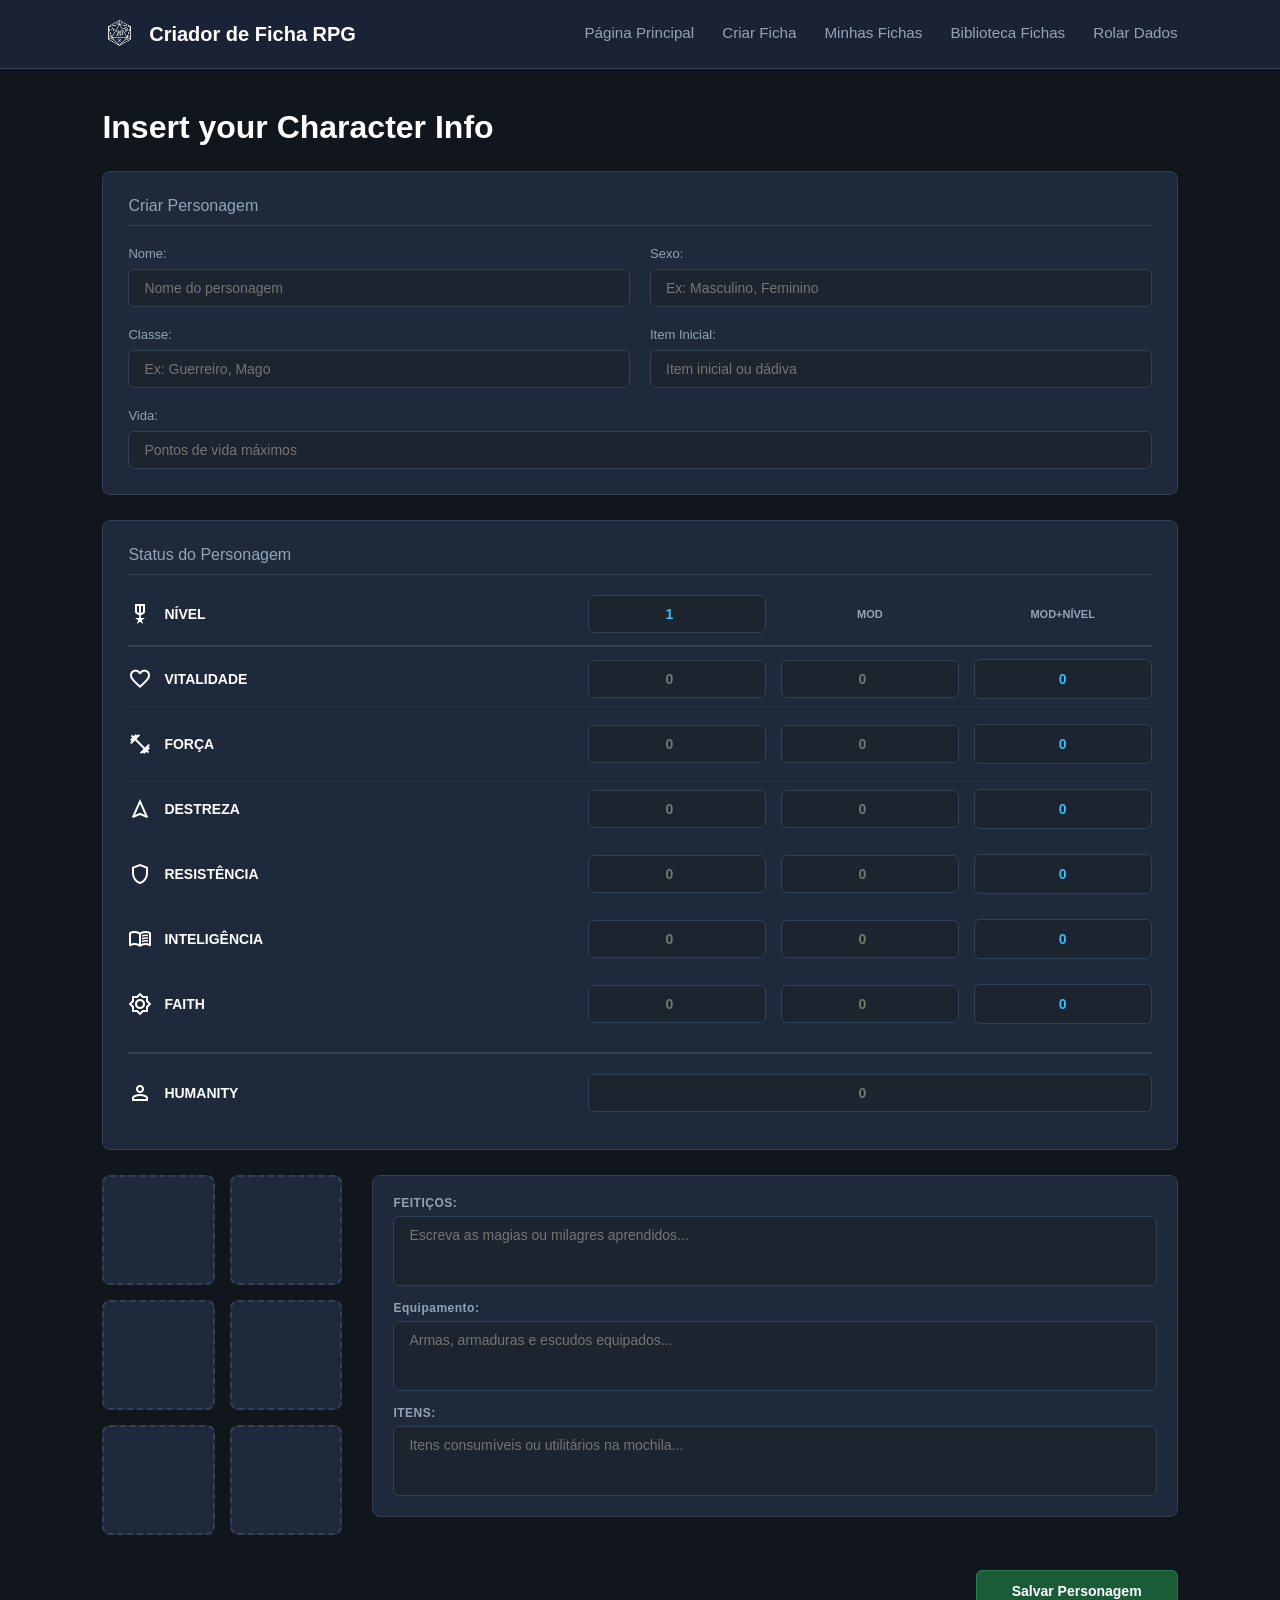
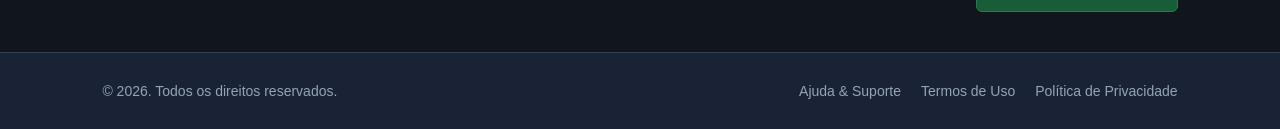
<file: pages/criarFichas.html>
<!DOCTYPE html>
<html lang="pt-BR">
<head>
    <meta charset="UTF-8">
    <meta name="viewport" content="width=device-width, initial-scale=1.0">
    <link rel="stylesheet" href="../stylesheets/criarFichas.css">
    <link rel="stylesheet" href="../stylesheets/components.css">
    <link rel="stylesheet" href="https://fonts.googleapis.com/css2?family=Material+Symbols+Outlined:opsz,wght,FILL,GRAD@20..48,100..700,0..1,-50..200" />
    <script type="module" src="../scripts/criarFichas.js"></script>
    <script type="module" src="../scripts/components/loader.js"></script>
    <title>Creator</title>
</head>
<body>

    <div data-component="comp-header"></div>

    <main class="dashboard-container">
        <div class="main-content">
            <h1>Insert your Character Info</h1>
            
            <form action="#" id="formBox" onsubmit="salvarPersonagem(event)">
                
                <!-- SEÇÃO: CREATE CHARACTER -->
                <section class="CharacterInfoBox">
                    <h2>Criar Personagem</h2>
                    <div id="formCharacterInfoBox">
                        <div class="characterInfoInput">
                            <label for="name">Nome:</label>
                            <input name="name" id="name" type="text" placeholder="Nome do personagem">
                        </div>
                        <div class="characterInfoInput">
                            <label for="sex">Sexo:</label>
                            <input name="sex" id="sex" type="text" placeholder="Ex: Masculino, Feminino">
                        </div>
                        <div class="characterInfoInput">
                            <label for="class">Classe:</label>
                            <input name="class" id="class" type="text" placeholder="Ex: Guerreiro, Mago">
                        </div>
                        <div class="characterInfoInput">
                            <label for="gift">Item Inicial:</label>
                            <input name="gift" id="gift" type="text" placeholder="Item inicial ou dádiva">
                        </div>
                        <div class="characterInfoInput row-full">
                            <label for="health">Vida:</label>
                            <input name="health" id="health" type="number" placeholder="Pontos de vida máximos">
                        </div>
                    </div>
                </section>

                <!-- SEÇÃO: CHARACTER STATUS -->
                <section class="CharacterInfoBox">
                    <h2>Status do Personagem</h2>
                    <div id="formCharacterStatusBox">
                        
                        <!-- Linha do Level (Cabeçalho da tabela) -->
                        <div class="statusRow headerRow">
                            <div class="statusLabel">
                                <span class="material-symbols-outlined">military_tech</span>
                                <label for="level">NÍVEL</label>
                            </div>
                            <input name="level" id="level" type="number" value="1">
                            <span class="columnLabel">MOD</span>
                            <span class="columnLabel">MOD+NÍVEL</span>
                        </div>

                        <!-- Atributos principais -->
                        <div class="statusRow">
                            <div class="statusLabel">
                                <span class="material-symbols-outlined">favorite</span> 
                                <label for="vitality">VITALIDADE</label>
                            </div>
                            <input name="vitality" id="vitality" type="number" placeholder="0">
                            <input name="vitalityMod" type="number" placeholder="0">
                            <div class="resultado-total" data-name="vitalityModLevel">0</div>
                        </div>

                        <div class="statusRow">
                            <div class="statusLabel">
                                <span class="material-symbols-outlined">fitness_center</span>
                                <label for="strength">FORÇA</label>
                            </div>
                            <input name="strength" id="strength" type="number" placeholder="0">
                            <input name="strengthMod" type="number" placeholder="0">
                            <div class="resultado-total" data-name="strengthModLevel">0</div>
                        </div>

                        <div class="statusRow">
                            <div class="statusLabel">
                                <span class="material-symbols-outlined">navigation</span>
                                <label for="dexterity">DESTREZA</label>
                            </div>
                            <input name="dexterity" id="dexterity" type="number" placeholder="0">
                            <input name="dexterityMod" type="number" placeholder="0">
                            <div class="resultado-total" data-name="dexterityModLevel">0</div>
                        </div>

                        <div class="statusRow">
                            <div class="statusLabel">
                                <span class="material-symbols-outlined">shield</span>
                                <label for="resistence">RESISTÊNCIA</label>
                            </div>
                            <input name="resistence" id="resistence" type="number" placeholder="0">
                            <input name="resistenceMod" type="number" placeholder="0">
                            <div class="resultado-total" data-name="resistenceModLevel">0</div>
                        </div>

                        <div class="statusRow">
                            <div class="statusLabel">
                                <span class="material-symbols-outlined">menu_book</span>
                                <label for="intelligence">INTELIGÊNCIA</label>
                            </div>
                            <input name="intelligence" id="intelligence" type="number" placeholder="0">
                            <input name="intelligenceMod" type="number" placeholder="0">
                            <div class="resultado-total" data-name="intelligenceModLevel">0</div>
                        </div>

                        <div class="statusRow">
                            <div class="statusLabel">
                                <span class="material-symbols-outlined">brightness_5</span> 
                                <label for="faith">FAITH</label>
                            </div>
                            <input name="faith" id="faith" type="number" placeholder="0">
                            <input name="faithMod" type="number" placeholder="0">
                            <div class="resultado-total" data-name="faithModLevel">0</div>
                        </div>

                        <!-- Linha da Humanity (Rodapé da tabela) -->
                        <div class="statusRow footerRow">
                            <div class="statusLabel">
                                <span class="material-symbols-outlined">person</span>
                                <label for="humanity">HUMANITY</label>
                            </div>
                            <input name="humanity" id="humanity" type="number" placeholder="0">
                        </div>

                    </div>
                </section>

                <!-- SEÇÃO INFERIOR: SLOTS E TEXTOS (Lado a Lado) -->
                <div id="bottomSection">
                    
                    <!-- Blocos de Inventário/Equipamento -->
                    <div id="equipmentSlotsGrid">
                        <div class="slot" title="Slot de Equipamento"></div>
                        <div class="slot" title="Slot de Equipamento"></div>
                        <div class="slot" title="Slot de Equipamento"></div>
                        <div class="slot" title="Slot de Equipamento"></div>
                        <div class="slot" title="Slot de Equipamento"></div>
                        <div class="slot" title="Slot de Equipamento"></div>
                    </div>

                    <!-- Listas de Texto (Painel da direita) -->
                    <div id="extraInfoBox">
                        <div class="textareaGroup">
                            <label for="spells">FEITIÇOS:</label>
                            <textarea name="spells" id="spells" rows="3" placeholder="Escreva as magias ou milagres aprendidos..."></textarea>
                        </div>
                        
                        <div class="textareaGroup">
                            <label for="equipment">Equipamento:</label>
                            <textarea name="equipment" id="equipment" rows="3" placeholder="Armas, armaduras e escudos equipados..."></textarea>
                        </div>
                        
                        <div class="textareaGroup">
                            <label for="items">ITENS:</label>
                            <textarea name="items" id="items" rows="3" placeholder="Itens consumíveis ou utilitários na mochila..."></textarea>
                        </div>
                    </div>
                </div>
                <!-- Popup botao  -->
                <div id="personagemCriadoAlerta" class="closed">
                    <button type="button" class="close-btn" onclick="fecharAlerta()">&times;</button>
                    <p>Ficha do personagem criada com sucesso!</p>
                    <p>Redirecionando para minhas fichas...</p>
                </div>

                <!-- BOTÃO DE SALVAR FORMULÁRIO -->
                <div class="form-actions">
                    <button type="submit" class="btn-save">Salvar Personagem</button>
                </div>

            </form>
        </div>
    </main>

    <div data-component="comp-footer"></div>

</body>

</html>
</file>
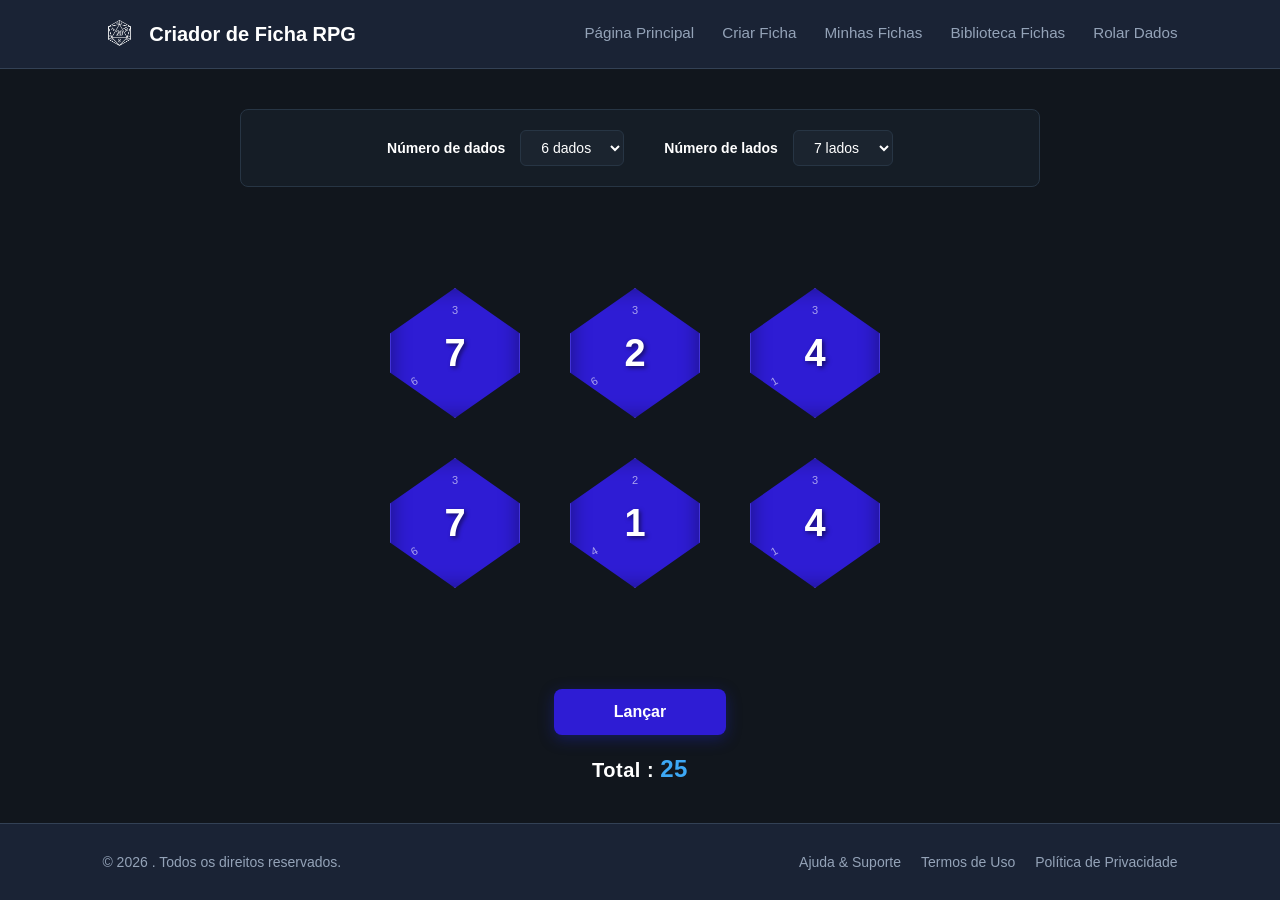
<file: pages/dice.html>
<!DOCTYPE html>
<html lang="pt-BR">
<head>
    <meta charset="UTF-8">
    <meta name="viewport" content="width=device-width, initial-scale=1.0">
    <title>Rolar Dados - Aventura Digital</title>
    <link rel="stylesheet" href="../stylesheets/dice.css">
</head>
<body>

    <header class="site-header">
        <div class="logo">
            <span class="logo-img"> <img src="../Img_folder/d20-certo-sem-fundo.png" alt="imagem de d20"></span>
            <span class="logo-texto">Criador de Ficha RPG</span>
        </div>
        <div class="cta-buttons">
            <a href="index.html" class="btn">Página Principal</a>
            <a href="criarFichas.html" class="btn btn-primary">Criar Ficha</a>
            <a href="minhasFichas.html" class="btn btn-secondary">Minhas Fichas</a>
            <a href="bibliotecaFichas.html" class="btn btn-secondary">Biblioteca Fichas</a>
            <a href="dice.html" class="btn btn-terciary">Rolar Dados</a>
        </div>
    </header>


    <!-- CONTAINER DA DASHBOARD -->
    <div class="dashboard-container">
        <main class="main-content">
            
            <!-- PAINEL DE CONFIGURAÇÃO (BASEADO NO TOPO DA SUA IMAGEM) -->
            <section class="dice-config-panel">
                <div class="config-group">
                    <label for="dice-count">Número de dados</label>
                    <select id="dice-count">
                        <option value="6" selected>6 dados</option>
                        <option value="1">1 dado</option>
                        <option value="2">2 dados</option>
                        <option value="3">3 dados</option>
                        <option value="4">4 dados</option>
                        <option value="5">5 dados</option>
                    </select>
                </div>

                <div class="config-group">
                    <label for="dice-sides">Número de lados</label>
                    <select id="dice-sides">
                        <option value="7" selected>7 lados</option>
                        <option value="4">d4</option>
                        <option value="6">d6</option>
                        <option value="8">d8</option>
                        <option value="10">d10</option>
                        <option value="12">d12</option>
                        <option value="20">d20</option>
                    </select>
                </div>
            </section>

            <!-- ÁREA DE EXIBIÇÃO DOS DADOS (GRID MOCKUP) -->
            <section class="dice-display-area">
                <div class="dice-grid">
                    
                    <!-- Dado 1 -->
                    <div class="dice-mockup">
                        <span class="dice-sub-num top">3</span>
                        <span class="dice-sub-num left">6</span>
                        <span class="main-value">7</span>
                    </div>

                    <!-- Dado 2 -->
                    <div class="dice-mockup">
                        <span class="dice-sub-num top">3</span>
                        <span class="dice-sub-num left">6</span>
                        <span class="main-value">2</span>
                    </div>

                    <!-- Dado 3 -->
                    <div class="dice-mockup">
                        <span class="dice-sub-num top">3</span>
                        <span class="dice-sub-num left">1</span>
                        <span class="main-value">4</span>
                    </div>

                    <!-- Dado 4 -->
                    <div class="dice-mockup">
                        <span class="dice-sub-num top">3</span>
                        <span class="dice-sub-num left">6</span>
                        <span class="main-value">7</span>
                    </div>

                    <!-- Dado 5 -->
                    <div class="dice-mockup">
                        <span class="dice-sub-num top">2</span>
                        <span class="dice-sub-num left">4</span>
                        <span class="main-value">1</span>
                    </div>

                    <!-- Dado 6 -->
                    <div class="dice-mockup">
                        <span class="dice-sub-num top">3</span>
                        <span class="dice-sub-num left">1</span>
                        <span class="main-value">4</span>
                    </div>

                </div>
            </section>

            <!-- SEÇÃO DE AÇÃO E RESULTADOS -->
            <section class="dice-action-area">
                <button type="button" class="btn-roll">Lançar</button>
                <div class="total-display">
                    Total : <span class="total-value">25</span>
                </div>
            </section>

        </main>
    </div>

    <footer class="rodape">
        <div class="texto">
            <p>&copy; 2026 . Todos os direitos reservados.</p>
        </div>

        <div class="links-rodape">
            <a href="#">Ajuda & Suporte</a>
            <a href="#">Termos de Uso</a>
            <a href="#">Política de Privacidade</a>
        </div>
    </footer>
</body>
</html>
</file>
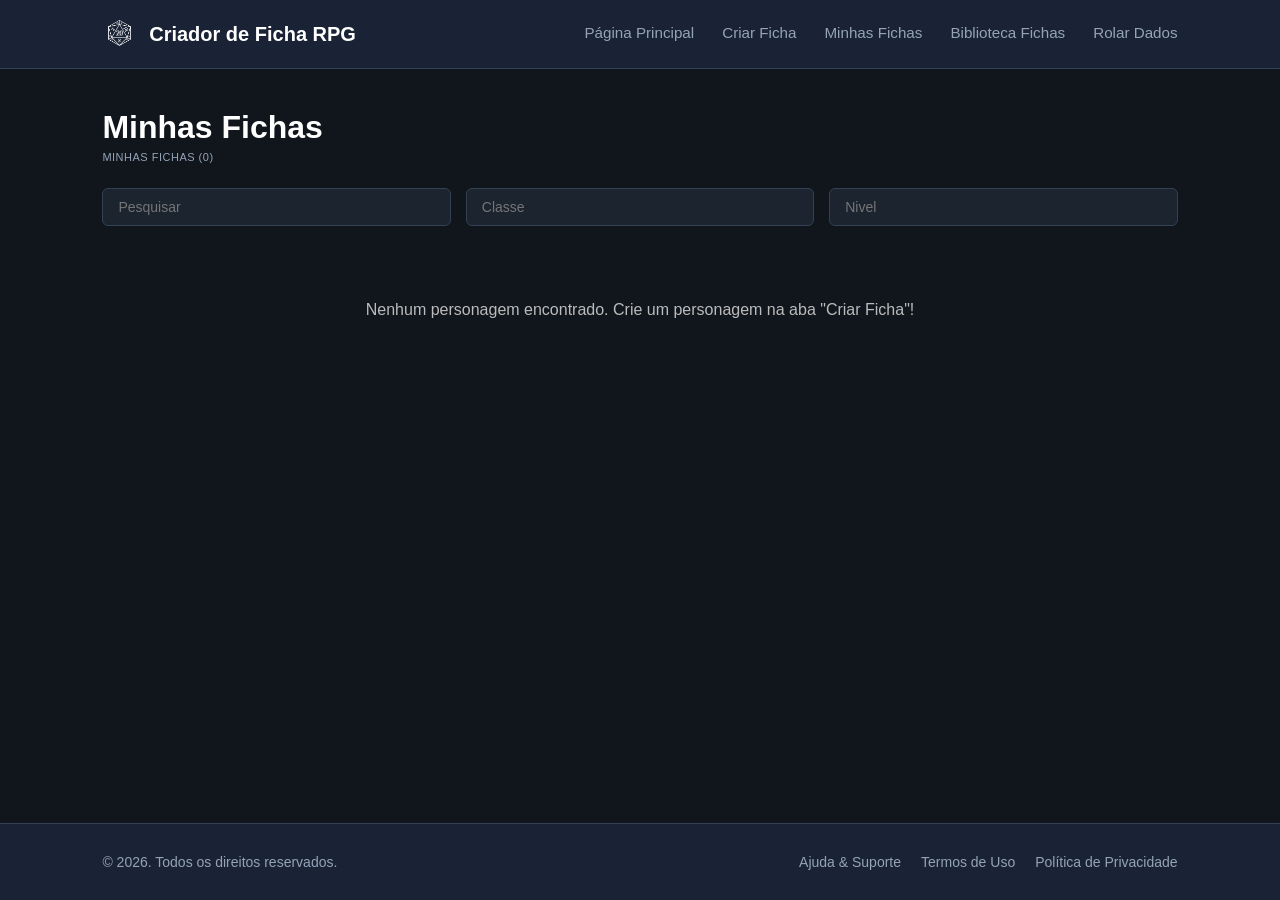
<file: pages/minhasFichas.html>
<!DOCTYPE html>
<html lang="pt-BR">
<head>
    <meta charset="UTF-8">
    <meta name="viewport" content="width=device-width, initial-scale=1.0">
    <title>Minhas Fichas</title>
    <link rel="stylesheet" href="../stylesheets/minhasFichas.css">
    <link rel="stylesheet" href="../stylesheets/components.css">
    <script type="module" src="../scripts/minhasFichas.js"></script>
    <script type="module" src="../scripts/components/loader.js"></script>
</head>
<body>

    <!-- BARRA DE NAVEGAÇÃO SUPERIOR -->
    <div data-component="comp-header"></div>

    <!-- CONTAINER DA DASHBOARD -->
    <div class="dashboard-container">
        <main class="main-content">
            
            <header class="panel-header">
                <div>
                    <h1>Minhas Fichas</h1>
                    <small>MINHAS FICHAS (0)</small>
                </div>
            </header>

            <section class="filters-section">
                <form class="filters-form" onsubmit="return false;">
                    <input id="pesquisar" type="search" placeholder="Pesquisar">
                    <input id="classe" type="text" placeholder="Classe">
                    <input id="nivel" type="number" placeholder="Nivel" min="0">
                </form>
            </section>

            <section class="characters-section">
                <div class="cards-grid">
                </div>
            </section>
        </main>
    </div>

    <div id="popupDeletarFicha" class="closed">
        <button type="button" class="close-btn" onclick="fecharPopupDeletar()">&times;</button>
        <p>Tem certeza que deseja deletar permanentemente este personagem?</p>
        <div class="popup-acoes">
            <button type="button" id="btnConfirmarDeletar" class="btn-popup-perigo">Sim, Deletar</button>
            <button type="button" class="btn-popup-neutral" onclick="fecharPopupDeletar()">Cancelar</button>
        </div>
    </div>

    <!-- RODAPÉ GLOBAL DA PÁGINA -->
    <div data-component="comp-footer"></div>
</body>
</html>
</file>
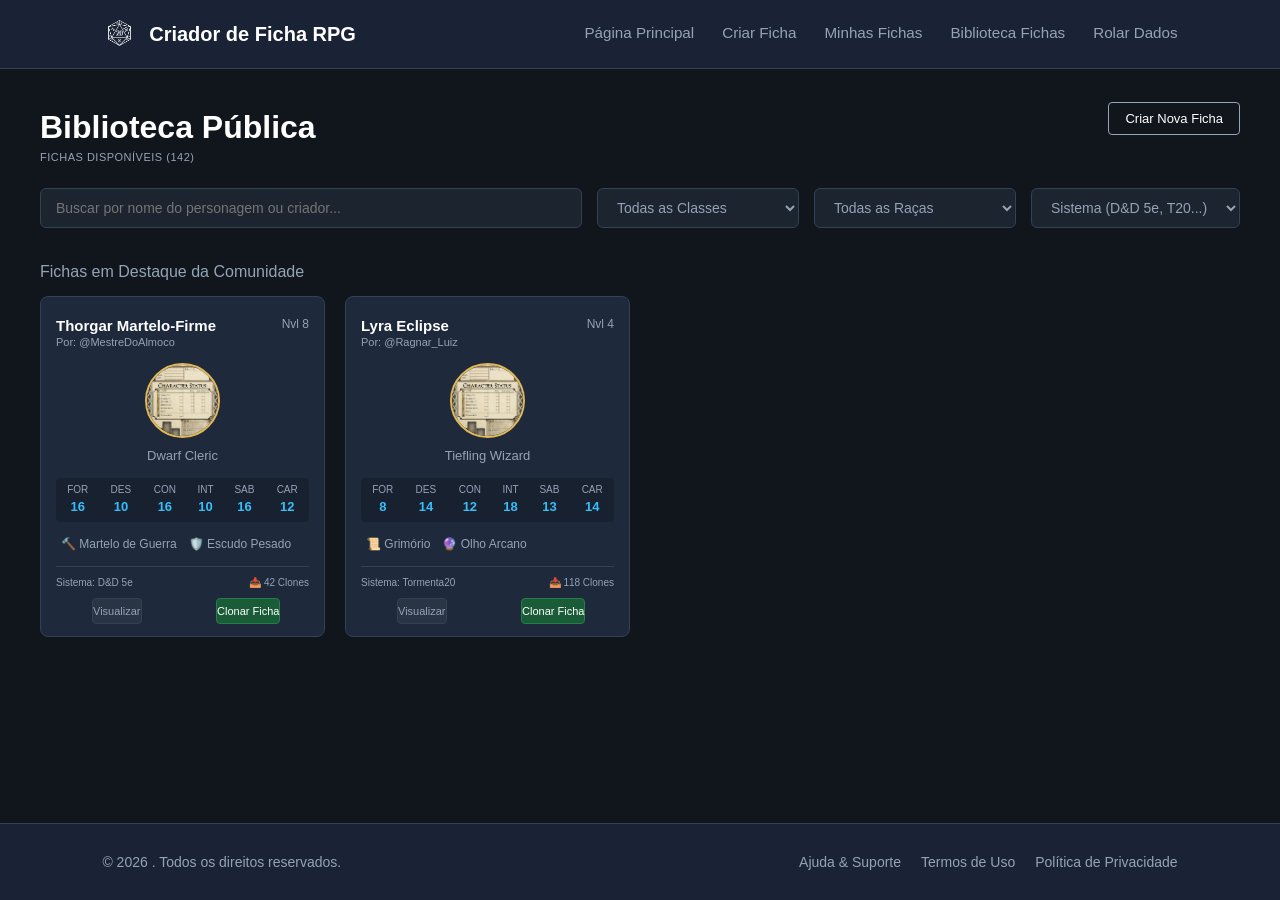
<file: pages/sheetLibrary.html>
<!DOCTYPE html>
<html lang="pt-BR">
<head>
    <meta charset="UTF-8">
    <meta name="viewport" content="width=device-width, initial-scale=1.0">
    <title>Biblioteca de Fichas - Aventura Digital</title>
    <link rel="stylesheet" href="../stylesheets/sheetLibrary.css">
    <link rel="stylesheet" href="../stylesheets/components.css">
</head>
<body>

    <!-- BARRA DE NAVEGAÇÃO SUPERIOR -->
    <header class="site-header">
        <div class="logo">
            <span class="logo-img"> <img src="../Img_folder/d20-certo-sem-fundo.png" alt="imagem de d20"></span>
            <span class="logo-texto">Criador de Ficha RPG</span>
        </div>
        <div class="cta-buttons">
            <a href="index.html" class="btn">Página Principal</a>
            <a href="createSheet.html" class="btn btn-primary">Criar Ficha</a>
            <a href="minhasFichas.html" class="btn btn-secondary">Minhas Fichas</a>
            <a href="sheetLibrary.html" class="btn btn-secondary">Biblioteca Fichas</a>
            <a href="dice.html" class="btn btn-terciary">Rolar Dados</a>
        </div>
    </header>

    <!-- CONTAINER DA DASHBOARD -->
    <div class="dashboard-container">
        <main class="main-content">
            
            <header class="panel-header">
                <div>
                    <h1>Biblioteca Pública</h1>
                    <small>FICHAS DISPONÍVEIS (142)</small>
                </div>
                <div class="header-actions">
                    <a href="createSheet.html" class="btn-criar-topo" style="text-decoration: none;">Criar Nova Ficha</a>
                </div>
            </header>

            <!-- SEÇÃO DE FILTROS -->
            <section class="filters-section">
                <form class="filters-form" onsubmit="return false;">
                    <input type="search" placeholder="Buscar por nome do personagem ou criador...">
                    <select name="classe"><option>Todas as Classes</option></select>
                    <select name="race"><option>Todas as Raças</option></select>
                    <select name="sistema"><option>Sistema (D&D 5e, T20...)</option></select>
                </form>
            </section>

            <!-- SEÇÃO DE CARDS DA COMUNIDADE -->
            <section class="characters-section">
                <h3>Fichas em Destaque da Comunidade</h3>

                <div class="cards-grid">
                    
                    <!-- CARD 1 -->
                    <article class="char-card">
                        <header class="char-card-header">
                            <div>
                                <h4>Thorgar Martelo-Firme</h4>
                                <div class="char-subtitle">Por: @MestreDoAlmoco</div>
                            </div>
                            <span class="char-level">Nvl 8</span>
                        </header>

                        <figure class="char-avatar">
                            <img src="../Img_folder/mockup image.webp" alt="Avatar Thorgar">
                            <figcaption>Dwarf Cleric</figcaption>
                        </figure>

                        <table class="stats-table">
                            <thead>
                                <tr>
                                    <th>FOR</th><th>DES</th><th>CON</th><th>INT</th><th>SAB</th><th>CAR</th>
                                </tr>
                            </thead>
                            <tbody>
                                <tr>
                                    <td>16</td><td>10</td><td>16</td><td>10</td><td>16</td><td>12</td>
                                </tr>
                            </tbody>
                        </table>

                        <ul class="equip-list">
                            <li>🔨 Martelo de Guerra</li>
                            <li>🛡️ Escudo Pesado</li>
                        </ul>

                        <footer class="char-card-footer">
                            <div class="update-time">
                                <span>Sistema: D&D 5e</span>
                                <span>📥 42 Clones</span>
                            </div>
                            <ul class="action-buttons library-actions">
                                <li><button type="button">Visualizar</button></li>
                                <li><button type="button" class="btn-clone">Clonar Ficha</button></li>
                            </ul>
                        </footer>
                    </article>

                    <!-- CARD 2 -->
                    <article class="char-card">
                        <header class="char-card-header">
                            <div>
                                <h4>Lyra Eclipse</h4>
                                <div class="char-subtitle">Por: @Ragnar_Luiz</div>
                            </div>
                            <span class="char-level">Nvl 4</span>
                        </header>

                        <figure class="char-avatar">
                            <img src="../Img_folder/mockup image.webp" alt="Avatar Lyra">
                            <figcaption>Tiefling Wizard</figcaption>
                        </figure>

                        <table class="stats-table">
                            <thead>
                                <tr>
                                    <th>FOR</th><th>DES</th><th>CON</th><th>INT</th><th>SAB</th><th>CAR</th>
                                </tr>
                            </thead>
                            <tbody>
                                <tr>
                                    <td>8</td><td>14</td><td>12</td><td>18</td><td>13</td><td>14</td>
                                </tr>
                            </tbody>
                        </table>

                        <ul class="equip-list">
                            <li>📜 Grimório</li>
                            <li>🔮 Olho Arcano</li>
                        </ul>

                        <footer class="char-card-footer">
                            <div class="update-time">
                                <span>Sistema: Tormenta20</span>
                                <span>📥 118 Clones</span>
                            </div>
                            <ul class="action-buttons library-actions">
                                <li><button type="button">Visualizar</button></li>
                                <li><button type="button" class="btn-clone">Clonar Ficha</button></li>
                            </ul>
                        </footer>
                    </article>

                </div>
            </section>
        </main>
    </div>

    <!-- RODAPÉ GLOBAL da PÁGINA -->
    <footer class="rodape">
        <div class="texto">
            <p>&copy; 2026 . Todos os direitos reservados.</p>
        </div>

        <div class="links-rodape">
            <a href="#">Ajuda & Suporte</a>
            <a href="#">Termos de Uso</a>
            <a href="#">Política de Privacidade</a>
        </div>
    </footer>
</body>
</html>
</file>
<file: stylesheets/index.css>
/* ==========================================================================
   1. RESET E CONFIGURAÇÕES GERAIS - TEMA ESCURO
   ========================================================================== */
* {
    margin: 0;
    padding: 0;
    box-sizing: border-box;
    font-family: -apple-system, BlinkMacSystemFont, "Segoe UI", Roboto, Helvetica, Arial, sans-serif;
}

body {
    /* Cor de fundo escura global  */
    background-color: #0f172a; 
    color: #e2e8f0; 
    line-height: 1.6;
}

html {
    scroll-behavior: smooth; /* Faz a rolagem suave */
}

/* ==========================================================================
   2. HEADER (CABEÇALHO) 
   ========================================================================== */
.site-header {
    display: flex;
    justify-content: space-between;
    align-items: center;
    padding: 18px 8%;
    background-color: #1a2335; 
    border-bottom: 1px solid #334155; /* Linha divisória sutil */
    position: sticky;
    top: 0;
    z-index: 100;
}

.logo {
    display: flex;
    align-items: center;
    gap: 12px;
}

.logo-img img {
    height: 32px;
    width: auto;
    display: block;
    filter: invert(100%) brightness(1000%);
}

.logo-texto {
    font-weight: 700;
    font-size: 1.25rem;
    color: #ffffff; 
}

.cta-buttons {
    display: flex;
    gap: 28px;
    align-items: center;
}

/* Efeito Underline nos Links do Header - Cor Clara */
.cta-buttons a {
    text-decoration: none;
    color: #94a3b8; 
    font-size: 0.95rem;
    font-weight: 500;
    position: relative;
    padding-bottom: 4px;
    transition: color 0.2s ease;
}

.cta-buttons a::after {
    content: '';
    position: absolute;
    width: 0;
    height: 2px;
    bottom: 0;
    left: 0;
    background-color: #0d9488; 
    transition: width 0.25s ease-in-out;
}

.cta-buttons a:hover {
    color: #0d9488; 
}

.cta-buttons a:hover::after {
    width: 100%;
}

 /* ==========================================================================
   3. HERO SECTION (BANNER PRINCIPAL)
   ========================================================================= */
.conteudo-principal {
    background-color: #0f172a; 

    background-image: linear-gradient(
        to bottom, 
        rgba(15, 23, 42, 0.95) 0%, 
        rgba(15, 23, 42, 0.85) 35%, 
        rgba(15, 23, 42, 0.4) 70%, 
        rgba(15, 23, 42, 0.1) 100%
    ), 
    url('../Img_folder/rog-dados.png');
    
    background-size: cover;
    background-position: center;
    background-repeat: no-repeat;
    
    filter: saturate(120%) contrast(105%);
    
    color: #ffffff;
    padding: 120px 8%; 
    min-height: 520px; 
    display: flex;
    flex-direction: column;
    justify-content: center;
    
    position: relative; 
}


.conteudo-principal h1 {
    font-size: 3.2rem;
    font-weight: 800;
    line-height: 1.15;
    letter-spacing: -0.02em;
    margin-bottom: 20px;
    max-width: 800px;
    color: #ffffff;
}

.conteudo-principal p {
    font-size: 1.15rem;
    color: #d1d5db; 
    margin-bottom: 35px;
    max-width: 680px;
}


/* Botões do Hero */
.acoes-principais {
    display: flex;
    gap: 16px;
}

.botao-saiba-mais, 
.botao-quem-somos {
    display: inline-flex;
    align-items: center;
    padding: 12px 24px;
    border-radius: 6px;
    font-weight: 600;
    font-size: 0.95rem;
    text-decoration: none;
    transition: all 0.2s ease;
}

/* Botão Principal (Ver Como Funciona) */
.botao-saiba-mais {
    background-color: #0d9488; 
    color: #ffffff;
    border: none;
}

.botao-saiba-mais:hover {
    background-color: #0f766e;
}

/* Botão Secundário (Sobre nós) */
.botao-quem-somos {
    background-color: transparent;
    color: #ffffff;
    border: 1px solid #475569;
}

.botao-quem-somos:hover {
    background-color: rgba(255, 255, 255, 0.08);
    border-color: #94a3b8;
}

/* ==========================================================================
   3. BOM PARA O SEU SISTEMA
   ========================================================================== */
.secao-explicativa-dupla {
    padding: 80px 8%;
    max-width: 1200px;
    margin: 0 auto;
    display: flex;
    align-items: flex-start; /* Alinha o topo da imagem com o topo do texto */
    gap: 56px; 
}

.conteudo-lado {
    flex: 1.2; 
}

/* Espaçamento interno para os blocos de texto não ficarem grudados */
.conteudo-lado .bloco-recurso {
    margin-bottom: 28px; /* Dá espaço entre o fim de um parágrafo e o próximo h3 */
}

.conteudo-lado h3 {
    font-size: 1.2rem;
    color: #ffffff;
    margin-bottom: 8px; /* Afasta o h3 do seu respectivo parágrafo */
}

.conteudo-lado p {
    color: #cbd5e1;
    font-size: 1rem;
    line-height: 1.7;
}

/* Lado da Imagem */
.imagem-lado {
    flex: 1;
    display: flex;
    justify-content: center;
    margin-top: 15px; /* Ajuste fino para alinhar perfeitamente com a altura do h2 */
}

.imagem-lado img {
    width: 100%;
    max-width: 460px;
    height: auto;
    border-radius: 8px; 
    border: 1px solid #334155; 
    box-shadow: 0 10px 25px rgba(0, 0, 0, 0.4); 
    display: block;
}

/* Forçando a estilização correta do Botão Verde Ciano */
.alinhamento-botao {
    margin-top: 32px;
}

.botao-sistema-destaque {
    display: inline-flex;
    align-items: center;
    padding: 12px 24px;
    border-radius: 6px;
    font-weight: 600;
    font-size: 0.95rem;
    text-decoration: none ; /* Remove qualquer sublinhado roxo */
    background-color: #0d9488 ; 
    color: #ffffff ; /* Força o texto branco */
    border: none;
    transition: background-color 0.2s ease;
}

.botao-sistema-destaque:hover {
    background-color: #0f766e ; /* Hover escurecido igual ao botão saiba mais */
}

/* Responsividade para Celulares */
@media (max-width: 992px) {
    .secao-explicativa-dupla {
        flex-direction: column;
        align-items: flex-start; 
        gap: 40px;
    }
    
    .imagem-lado {
        width: 100%;
        margin-top: 0;
    }
    
    .imagem-lado img {
        max-width: 100%; 
    }
}


/* ==========================================================================
   4. SEÇÕES INFORMATIVAS (CONTEÚDO)
   ========================================================================== */
.secao-explicativa {
    padding: 80px 8%;
    max-width: 1200px;
    margin: 0 auto;
    display: flex;
    flex-direction: column;
}

.secao-explicativa h2 {
    font-size: 2rem;
    color: #ffffff; 
    margin-bottom: 40px;
    font-weight: 700;
}

.bloco-recurso {
    margin-bottom: 32px;
}

.bloco-recurso h3 {
    font-size: 1.2rem;
    color: #ffffff; 
    margin-bottom: 8px;
}

.bloco-recurso p {
    color: #cbd5e1; 
    font-size: 1rem;
    max-width: 750px;
}

/* ==========================================================================
   4.1 CONFIGURAÇÃO DA SEÇÃO DUPLA (SISTEMA EXCLUSIVO)
   ========================================================================== */
.secao-explicativa-dupla {
    padding: 80px 8%;
    max-width: 1200px;
    margin: 0 auto;
    display: flex;
    align-items: flex-start;
    gap: 56px; 
}

.secao-explicativa-dupla h2 {
    font-size: 2rem;
    color: #ffffff; 
    margin-bottom: 40px;
    font-weight: 700;
}

.conteudo-lado {
    flex: 1.2; 
}

.conteudo-lado .bloco-recurso {
    margin-bottom: 28px; 
}

.imagem-lado {
    flex: 1;
    display: flex;
    justify-content: center;
    margin-top: 15px;
}

.imagem-lado img {
    width: 100%;
    max-width: 460px;
    height: auto;
    border-radius: 8px; 
    border: 1px solid #334155; 
    box-shadow: 0 10px 25px rgba(0, 0, 0, 0.4); 
    display: block;
}

.alinhamento-botao {
    margin-top: 32px;
}

.botao-sistema-destaque {
    display: inline-flex;
    align-items: center;
    padding: 12px 24px;
    border-radius: 6px;
    font-weight: 600;
    font-size: 0.95rem;
    text-decoration: none ;
    background-color: #0d9488 ;
    color: #ffffff ;
    border: none;
    transition: background-color 0.2s ease;
}

.botao-sistema-destaque:hover {
    background-color: #0f766e ;
}

/* ==========================================================================
   4.3 CONFIGURAÇÃO DA SEÇÃO DE DADOS (IMAGEM NA ESQUERDA)
   ========================================================================== */
.secao-dados-dupla {
    padding: 80px 8%;
    max-width: 1200px;
    margin: 0 auto;
    display: flex;
    align-items: flex-start;
    gap: 56px; 
}

.secao-dados-dupla h2 {
    font-size: 2rem;
    color: #ffffff; 
    margin-bottom: 40px;
    font-weight: 700;
}

.conteudo-dados {
    flex: 1.2; 
}

.conteudo-dados .bloco-recurso {
    margin-bottom: 28px; 
}

.imagem-dados {
    flex: 1;
    display: flex;
    justify-content: center;
    margin-top: 15px;
}

.imagem-dados img {
    width: 100%;
    max-width: 460px;
    height: auto;
    border-radius: 8px; 
    border: 1px solid #334155; 
    box-shadow: 0 10px 25px rgba(0, 0, 0, 0.4); 
    display: block;
}

.botao-dados-destaque {
    display: inline-flex;
    align-items: center;
    padding: 12px 24px;
    border-radius: 6px;
    font-weight: 600;
    font-size: 0.95rem;
    text-decoration: none ;
    background-color: #0d9488 ;
    color: #ffffff ;
    border: none;
    transition: background-color 0.2s ease;
}

.botao-dados-destaque:hover {
    background-color: #0f766e ;
}

/* ==========================================================================
   4.2 CONFIGURAÇÃO DA SEÇÃO SOBRE NÓS
   ========================================================================== */
.sobre-nos {
    padding: 80px 8%;
    max-width: 1200px;
    margin: 0 auto;
    display: flex;
    align-items: flex-start; 
    gap: 56px; 
}

.sobre-nos h2 {
    font-size: 2rem;
    color: #ffffff; 
    margin-bottom: 40px;
    font-weight: 700;
}

.imagem-sobre {
    flex: 1;
    display: flex;
    justify-content: center;
    margin-top: 15px; 
}

.imagem-sobre img {
    width: 100%;
    max-width: 460px;
    height: auto;
    border-radius: 8px;
    border: 1px solid #334155;
    box-shadow: 0 10px 25px rgba(0, 0, 0, 0.4);
    display: block;
}

.conteudo-sobre {
    flex: 1.2;
}

.sub-bloco-sobre {
    margin-bottom: 32px;
}

.sub-bloco-sobre h3 {
    font-size: 1.2rem;
    color: #ffffff; 
    margin-bottom: 12px;
}

.sub-bloco-sobre p {
    color: #cbd5e1; 
    font-size: 1rem;
    max-width: 800px;
}

.lista-integrantes {
    list-style: none;
}

.lista-integrantes li {
    color: #cbd5e1; 
    padding: 8px 0;
    border-bottom: 1px solid #334155; 
    font-size: 0.95rem;
    max-width: 400px;
}

.lista-integrantes li:hover {
    color: #ffffff;
    padding-left: 5px;
    transition: all 0.25s ease;
    text-shadow: 0 0 8px rgba(13, 148, 136, 0.4);
}

/* ==========================================================================
   4.4 LINHAS DIVISÓRIAS EM DEGRADÊ
   ========================================================================== */

/* Linha entre: Como Funciona e Sistema Próprio */
.secao-explicativa + .secao-explicativa-dupla {
    border-top: 1px solid transparent;
    border-image: linear-gradient(
        to right, 
        rgba(51, 65, 85, 0) 0%, 
        rgba(13, 148, 136, 0.4) 50%, 
        rgba(51, 65, 85, 0) 100%
    ) 1;
}

/* Linha entre: Sistema Próprio e Rolador de Dados */
.secao-explicativa-dupla + .secao-dados-dupla {
    border-top: 1px solid transparent;
    border-image: linear-gradient(
        to right, 
        rgba(51, 65, 85, 0) 0%, 
        rgba(13, 148, 136, 0.4) 50%, 
        rgba(51, 65, 85, 0) 100%
    ) 1;
}

/* Linha entre: Rolador de Dados e Sobre Nós */
.secao-dados-dupla + .sobre-nos {
    border-top: 1px solid transparent;
    border-image: linear-gradient(
        to right, 
        rgba(51, 65, 85, 0) 0%, 
        rgba(13, 148, 136, 0.4) 50%, 
        rgba(51, 65, 85, 0) 100%
    ) 1;
}

/* ==========================================================================
   5. RODAPÉ (FOOTER) - Tema Escuro
   ========================================================================== */
.rodape {
    display: flex;
    justify-content: space-between;
    align-items: center;
    padding: 30px 8%;
    border-top: 1px solid #334155; 
    background-color: #1a2335; 
    font-size: 0.875rem;
    color: #94a3b8; 
}

.links-rodape {
    display: flex;
    gap: 20px;
}

.links-rodape a {
    color: #94a3b8; 
    text-decoration: none;
    transition: color 0.2s ease;
}

.links-rodape a:hover {
    color: #0d9488; 
}

/* ==========================================================================
   6. RESPONSIVIDADE
   ========================================================================== */
@media (max-width: 768px) {
    .site-header {
        flex-direction: column;
        gap: 15px;
        padding: 15px;
    }

    .cta-buttons {
        flex-wrap: wrap;
        justify-content: center;
        gap: 16px;
    }

    .conteudo-principal h1 {
        font-size: 2.2rem;
    }

    .secao-explicativa, 
    .sobre-nos {
        padding: 50px 5%;
    }

    .rodape {
        flex-direction: column;
        gap: 15px;
        text-align: center;
        padding: 20px 5%;
    }
}

@media (max-width: 600px) {
    h1 {
        font-size: 2rem;
    }
    .cta-buttons {
        flex-direction: column;
    }
    .btn {
        width: 100%;
    }
}
</file>
<file: stylesheets/bibliotecaFichas.css>
/* Importação das variáveis e estrutura base do MySheets para manter a consistência */
:root {
    --bg-main: #0d1117;
    --bg-dashboard: #11161d;
    --bg-card: #151d26;
    --bg-input: #1b242f;
    --bg-nav: #161e27;
    --text-primary: #ffffff;
    --text-secondary: #8b9aa7;
    --text-muted: #576574;
    --accent-blue: #1c6ba0;
    --accent-gold: #c39a4b;
    --border-color: #273544;
    --blue-stats: #4faeff;
}

* {
    box-sizing: border-box;
    margin: 0;
    padding: 0;
    font-family: 'Segoe UI', Tahoma, Geneva, Verdana, sans-serif;
}

body {
    background-color: var(--bg-main);
    color: var(--text-primary);
    min-height: 100vh;
    display: flex;
    flex-direction: column;
}

/* CONTAINER DA DASHBOARD */
.dashboard-container {
    display: flex;
    flex: 1;
    background-color: var(--bg-dashboard);
}

.main-content {
    flex: 1;
    padding: 40px 8%;
}

/* CABEÇALHO DO PAINEL */
.panel-header {
    display: flex;
    justify-content: space-between;
    align-items: flex-start;
    margin-bottom: 25px;
}

.panel-header h1 {
    font-size: 32px;
    font-weight: bold;
}

.panel-header small {
    color: var(--text-secondary);
    display: block;
    margin-top: 5px;
    font-size: 11px;
    text-transform: uppercase;
    letter-spacing: 0.5px;
}

.btn-criar-topo {
    background: none;
    border: 1px solid var(--text-secondary);
    color: var(--text-primary);
    padding: 8px 16px;
    border-radius: 4px;
    cursor: pointer;
    font-size: 13px;
    transition: background 0.2s ease;
}

.btn-criar-topo:hover {
    background-color: rgba(255, 255, 255, 0.05);
}

/* FILTROS E BUSCA */
.filters-section {
    margin-bottom: 35px;
}

.filters-form {
    display: flex;
    gap: 15px;
}

.filters-form input, .filters-form select {
    background-color: var(--bg-input);
    border: 1px solid var(--border-color);
    color: var(--text-primary);
    padding: 10px 15px;
    border-radius: 6px;
    font-size: 14px;
}

.filters-form input {
    flex: 3;
}

.filters-form select {
    flex: 1;
    color: var(--text-secondary);
    cursor: pointer;
}

/* GRID DOS CARDS */
.characters-section h3 {
    font-size: 16px;
    color: var(--text-secondary);
    margin-bottom: 15px;
    font-weight: 500;
}

.cards-grid {
    display: grid;
    grid-template-columns: repeat(auto-fill, minmax(280px, 1fr));
    gap: 20px;
}


/* RESPONSIVIDADE */
@media (max-width: 768px) {
    .filters-form {
        flex-direction: column;
    }
    .footer-container {
        flex-direction: column;
        text-align: center;
    }
    .footer-nav .footer-links {
        flex-direction: column;
        gap: 12px;
    }
}

/* ==========================================================================
   ESTRUTURA DO POP-UP
   ========================================================================== */
#personagemClonadoAlerta {
    position: fixed;
    top: 50%;
    left: 50%;
    transform: translate(-50%, -50%);
    background-color: #28a745; 
    color: white;
    padding: 25px 40px 25px 40px;
    border-radius: 8px;
    box-shadow: 0 4px 15px rgba(0, 0, 0, 0.2);
    font-family: sans-serif;
    font-size: 16px;
    z-index: 1000;
    transition: opacity 0.3s ease, visibility 0.3s ease;
}

#personagemClonadoAlerta .close-btn {
    position: absolute;
    top: 0px;
    right: 10px;
    background: none;
    border: none;
    color: white;
    font-size: 22px;
    font-weight: bold;
    cursor: pointer;
    opacity: 0.7;
    transition: opacity 0.2s ease;
}

#personagemClonadoAlerta .close-btn:hover { opacity: 1; }
#personagemClonadoAlerta.open { opacity: 1; visibility: visible; }
#personagemClonadoAlerta.closed { opacity: 0; visibility: hidden; }
</file>
<file: stylesheets/components.css>
/* ==========================================================================
   VARIÁVEIS GLOBAIS (Configure as cores do seu tema aqui)
   ========================================================================== */
:root {
    --bg-card: #1e293b;            /* Cor de fundo padrão dos cards */
    --border-color: #334155;       /* Bordas sutis */
    --text-primary: #ffffff;       /* Texto principal */
    --text-secondary: #94a3b8;     /* Textos secundários e descrições */
    --accent-gold: #e2b855;        /* Detalhes de itens e ouro */
    --blue-stats: #38bdf8;         /* Cor dos números dos atributos */
    --btn-primary: #0d9488;        /* Verde-azulado dos botões principais */
    --btn-clone: #1a5c38;          /* Verde para clonar ficha */
    --btn-clone-hover: #237e4c;    /* Verde hover para clonar */
}

/* ==========================================================================
   COMPONENT: HEADER (CABEÇALHO)
   ========================================================================== */
.site-header {
    width: 100%;
    display: flex;
    justify-content: space-between;
    align-items: center;
    padding: 18px 8%;  
    background-color: #1a2335; 
    border-bottom: 1px solid var(--border-color); 
    position: sticky;
    top: 0;
    z-index: 100;
}

.logo {
    display: flex;
    align-items: center;
    gap: 12px;
}

.logo-img img {
    height: 32px;
    width: auto;
    display: block;
    filter: invert(100%) brightness(1000%);
}

.logo-texto {
    font-weight: 700;
    font-size: 1.25rem;
    color: var(--text-primary); 
}

.cta-buttons {
    display: flex;
    gap: 28px;
    align-items: center;
}

.cta-buttons a {
    text-decoration: none;
    color: var(--text-secondary); 
    font-size: 0.95rem;
    font-weight: 500;
    position: relative;
    padding-bottom: 4px;
    transition: color 0.2s ease;
}

.cta-buttons a::after {
    content: '';
    position: absolute;
    width: 0;
    height: 2px;
    bottom: 0;
    left: 0;
    background-color: var(--btn-primary); 
    transition: width 0.25s ease-in-out;
}

.cta-buttons a:hover {
    color: var(--btn-primary); 
}

.cta-buttons a:hover::after {
    width: 100%;
}

/* ==========================================================================
   NOVO PADRÃO ISOLADO: CARD V2 (ESTRUTURA DE DESTAQUE & FLUXO)
   ========================================================================== */

/* Container geral blindado para evitar quebras por tamanho de texto */
.char-card.card-v2 {
    background-color: #151d26; /* Fundo escuro profundo combinando com a dashboard */
    border: 1px solid #273544;
    border-radius: 10px;
    padding: 22px 18px 16px 18px;
    display: flex;
    flex-direction: column;
    align-items: center;
    text-align: center;
    min-height: 640px; /* Altura aumentada para comportar perfeitamente as novas abas visuais */
    gap: 14px;
    box-sizing: border-box;
    transition: transform 0.25s cubic-bezier(0.4, 0, 0.2, 1), 
                box-shadow 0.25s cubic-bezier(0.4, 0, 0.2, 1);
}

.char-card.card-v2:hover {
    transform: translateY(-4px);
    box-shadow: 0 8px 24px rgba(0, 0, 0, 0.45);
    border-color: #1c6ba0; /* Brilho sutil azul ao passar o mouse */
}

/* Agrupamento inteligente do cabeçalho */
.card-v2 .char-card-header {
    width: 100%;
    display: flex;
    justify-content: space-between;
    align-items: flex-start;
    text-align: left;
    border-bottom: 1px solid rgba(39, 53, 68, 0.4);
    padding-bottom: 8px;
}

.card-v2 .header-info-group {
    display: flex;
    flex-direction: column;
    gap: 2px;
}

.card-v2 .char-name-display {
    font-size: 16px;
    font-weight: 700;
    color: #ffffff;
    margin: 0;
    display: inline-block;
    vertical-align: middle;
}

/* Distintivo de gênero dinâmico */
.card-v2 .char-sex-badge {
    font-size: 11px;
    color: #c39a4b; /* Tom dourado padrão para o sexo */
    font-weight: 600;
    margin-top: 1px;
}

.card-v2 .char-level-display {
    font-size: 12px;
    font-weight: 700;
    color: #8b9aa7;
    background-color: rgba(0, 0, 0, 0.25);
    padding: 3px 8px;
    border-radius: 4px;
    border: 1px solid #273544;
}

/* ==========================================================================
   ETAPA 2: APRESENTAÇÃO DO PERSONAGEM (AVATAR & MENSURAÇÃO DE VIDA)
   ========================================================================== */

/* Moldura e efeitos do Avatar Circular */
.card-v2 .char-avatar {
    margin: 4px 0;
    display: flex;
    flex-direction: column;
    align-items: center;
    gap: 8px;
}

.card-v2 .avatar-img-display {
    width: 95px;
    height: 95px;
    border-radius: 50%;
    object-fit: cover;
    object-position: top center;
    border: 2px solid #c39a4b; /* Borda dourada marcante */
    box-shadow: 0 4px 10px rgba(0, 0, 0, 0.3);
    box-sizing: border-box;
    transition: border-color 0.2s ease;
}

/* Efeito sutil ao interagir com o rosto do herói */
.card-v2:hover .avatar-img-display {
    border-color: #1c6ba0; /* Alterna para azul no foco do card */
}

/* Subtítulo da Classe do Personagem */
.card-v2 .char-class-display {
    font-size: 13px;
    font-weight: 500;
    color: #8b9aa7;
    letter-spacing: 0.3px;
}

/* Contêiner de Destaque da Barra de HP */
.card-v2 .char-hp-bar {
    width: 100%;
    background-color: rgba(153, 27, 27, 0.15); /* Fundo avermelhado sutil */
    border: 1px solid rgba(153, 27, 27, 0.3);
    border-radius: 5px;
    padding: 6px 12px;
    text-align: left;
    box-sizing: border-box;
    margin-top: 2px;
}

.card-v2 .hp-text-value {
    font-size: 12px;
    font-weight: 700;
    color: #f87171; /* Texto vermelho vivo para chamar a atenção para a vida */
    letter-spacing: 0.5px;
    text-transform: uppercase;
}

/* ==========================================================================
   ETAPA 3: ARQUITETURA DA TABELA DE ATRIBUTOS (DADOS EXPANDIDOS)
   ========================================================================== */

/* Estrutura base da tabela vertical isolada */
.card-v2 .grid-attributes-v2 {
    width: 100%;
    border-collapse: collapse;
    margin: 4px 0;
    background-color: rgba(0, 0, 0, 0.2);
    border-radius: 6px;
    overflow: hidden;
}

/* Cabeçalho de colunas miniaturizado e limpo */
.card-v2 .grid-attributes-v2 th {
    font-size: 9px;
    color: #8b9aa7;
    padding: 6px 4px;
    font-weight: 600;
    text-transform: uppercase;
    letter-spacing: 0.5px;
    border-bottom: 1px solid #273544;
    text-align: center;
}

/* Células de dados numéricos */
.card-v2 .grid-attributes-v2 td {
    font-size: 12px;
    font-weight: 700;
    padding: 6px 4px;
    border-bottom: 1px solid rgba(39, 53, 68, 0.3);
    text-align: center;
    box-sizing: border-box;
}

/* Coluna BASE: Mantém o azul característico do painel */
.card-v2 .grid-attributes-v2 .val-base {
    color: #38bdf8;
}

/* Coluna MOD: Verde suave para os modificadores puros */
.card-v2 .grid-attributes-v2 .val-mod {
    color: #a7f3d0;
}

/* Coluna M+N: Amarelo suave para os modificadores somados ao nível */
.card-v2 .grid-attributes-v2 .val-mod-lvl {
    color: #fde047;
}

/* Linha Exclusiva da Humanidade (Ocupa o rodapé da tabela) */
.card-v2 .grid-attributes-v2 .attr-row-hum td {
    font-size: 11px;
    padding: 7px 8px;
    font-weight: 700;
    background-color: rgba(0, 0, 0, 0.35);
    border-bottom: none;
}

.card-v2 .grid-attributes-v2 .attr-row-hum .val-base {
    color: #c39a4b; /* Humanidade recebe destaque em tom dourado */
    text-align: center;
}

/* ==========================================================================
   ETAPA 4: GRID DE INVENTÁRIO (6 SLOTS MINIATURIZADOS)
   ========================================================================== */

/* Alinhamento horizontal compacto em 6 colunas iguais */
.card-v2 .inventory-slots-v2 {
    display: grid;
    grid-template-columns: repeat(6, 1fr);
    gap: 6px;
    width: 100%;
    margin: 2px 0;
    padding: 0 2px;
    box-sizing: border-box;
}

/* Quadrado de slot pontilhado adaptável */
.card-v2 .slot-item-v2 {
    aspect-ratio: 1 / 1; /* Garante que o slot seja sempre perfeitamente quadrado */
    background-color: rgba(0, 0, 0, 0.15);
    border: 1px dashed #273544;
    border-radius: 4px;
    position: relative;
    cursor: help;
    transition: border-color 0.2s ease, background-color 0.2s ease;
}

/* Feedback visual quando o mouse passa sobre o slot ou se ele estiver ocupado */
.card-v2 .slot-item-v2:hover {
    border-color: #c39a4b;
    background-color: rgba(195, 154, 75, 0.05);
}

/* Classe utilitária extra caso um item real preencha o slot posteriormente */
.card-v2 .slot-item-v2.active-item {
    border-style: solid;
    border-color: #1c6ba0;
    background-color: rgba(28, 107, 160, 0.1);
}

/* ==========================================================================
   ETAPA 5: PAINEL DE INFORMAÇÕES EXTRAS (CONTROLE DE ROLAGEM TEXTUAL)
   ========================================================================== */

/* Contêiner com tamanho fixo e barra de rolagem vertical independente */
.card-v2 .scroll-details-v2 {
    width: 100%;
    background-color: rgba(0, 0, 0, 0.2);
    border: 1px solid #273544;
    border-radius: 6px;
    padding: 10px 12px;
    text-align: left;
    height: 110px; /* Altura controlada para manter a proporção simétrica do card */
    overflow-y: auto;
    display: flex;
    flex-direction: column;
    gap: 10px;
    box-sizing: border-box;
}

/* Customização fina da barra de rolagem interna */
.card-v2 .scroll-details-v2::-webkit-scrollbar {
    width: 4px;
}

.card-v2 .scroll-details-v2::-webkit-scrollbar-thumb {
    background: #273544;
    border-radius: 4px;
}

.card-v2 .scroll-details-v2::-webkit-scrollbar-thumb:hover {
    background: #1c6ba0;
}

/* Blocos internos de categorias (Feitiços, Itens, Equipamentos) */
.card-v2 .text-block-v2 h6 {
    font-size: 11px;
    color: #c39a4b; /* Título dourado em caixa alta para catalogação */
    text-transform: uppercase;
    margin: 0 0 2px 0;
    font-weight: 700;
    letter-spacing: 0.5px;
}

.card-v2 .text-block-v2 p {
    font-size: 12px;
    color: #8b9aa7;
    line-height: 1.45;
    margin: 0;
    word-break: break-word;
    white-space: pre-line; /* Preserva quebras de linha enviadas pelo formulário */
}

/* ==========================================================================
   CORREÇÃO: BOTÕES DO PAINEL PRIVADO (MINHAS FICHAS) - ACTION-BUTTONS-V2
   ========================================================================== */
.card-v2 .char-card-footer .action-buttons-v2 {
    display: grid;
    grid-template-columns: repeat(2, 1fr);
    gap: 8px;
    list-style: none;
    padding: 0;
    margin: 0;
    width: 100%;
    box-sizing: border-box;
}

.card-v2 .action-buttons-v2 li {
    display: block;
    width: 100%;
    box-sizing: border-box;
}

.card-v2 .action-buttons-v2 .btn-v2 {
    width: 100%;
    display: block;
    box-sizing: border-box;
    border: 1px solid #273544;
    font-size: 11px;
    font-weight: 700;
    text-transform: uppercase;
    letter-spacing: 0.5px;
    cursor: pointer;
    padding: 10px 4px;
    border-radius: 4px;
    text-align: center;
    white-space: nowrap;
    transition: all 0.2s ease;
    background-color: rgba(255, 255, 255, 0.05);
    color: #8b9aa7;
}

.card-v2 .action-buttons-v2 .btn-v2:hover {
    color: #ffffff;
    background-color: rgba(255, 255, 255, 0.12);
    border-color: #8b9aa7;
}

/* Cores específicas de destaque para interações nos botões de ação */
.card-v2 .action-buttons-v2 .btn-v2-delete:hover {
    background-color: rgba(185, 28, 28, 0.2);
    border-color: #b91c1c;
    color: #f87171;
}

.card-v2 .action-buttons-v2 .btn-v2-pdf:hover {
    background-color: rgba(26, 92, 56, 0.3);
    border-color: #237e4c;
    color: #4ade80;
}

/* ==========================================================================
   CORREÇÃO AJUSTADA: BOTÕES DA BIBLIOTECA COMUNIDADE (V2)
   ========================================================================== */

/* Garante o layout lado a lado com preenchimento total ocupando a base do card */
.card-v2 .char-card-footer {
    width: 100%;
    margin-top: auto; /* Empurra os botões rigidamente para o fim do card */
    padding-top: 12px;
    border-top: 1px solid #273544;
    box-sizing: border-box;
    display: block;
}

/* Força a lista a se esticar completamente de ponta a ponta */
.card-v2 .char-card-footer .library-actions-v2 {
    display: flex;
    justify-content: space-between;
    align-items: center;
    list-style: none;
    padding: 0;
    margin: 0;
    gap: 12px; /* Distância limpa entre os dois botões */
    width: 100%;
    box-sizing: border-box;
}

/* Obriga cada item li a ocupar exatamente metade da largura total da base */
.card-v2 .library-actions-v2 li {
    flex: 1 1 50%;
    display: block;
    width: 50%;
    box-sizing: border-box;
}

/* Configuração em bloco para o botão expandir e centralizar o texto */
.card-v2 .library-actions-v2 .btn-v2 {
    width: 100%;
    display: block;
    box-sizing: border-box;
    border: 1px solid #273544;
    font-size: 11px;
    font-weight: 700;
    text-transform: uppercase;
    letter-spacing: 0.5px;
    cursor: pointer;
    padding: 12px 4px; /* Altura confortável para o clique */
    border-radius: 4px;
    
    /* Centralização absoluta do texto interno */
    text-align: center;
    white-space: nowrap;
    
    transition: all 0.2s ease;
}

/* Botão Visualizar */
.card-v2 .library-actions-v2 .btn-v2-view {
    background-color: rgba(255, 255, 255, 0.05);
    color: #8b9aa7;
}
.card-v2 .library-actions-v2 .btn-v2-view:hover {
    color: #ffffff;
    background-color: rgba(255, 255, 255, 0.12);
    border-color: #8b9aa7;
}

/* Botão Clonar Ficha */
.card-v2 .library-actions-v2 .btn-v2-clone {
    background-color: #1a5c38;
    color: #ffffff;
    border-color: #237e4c;
}
.card-v2 .library-actions-v2 .btn-v2-clone:hover {
    background-color: #237e4c;
    border-color: #2c9d5f;
    transform: translateY(-1px);
}

/* ==========================================================================
   COMPONENT: MODAL GLOBAL (ESTILIZAÇÃO COMPLETA & RESPONSIVA)
   ========================================================================== */
.modal-overlay {
    position: fixed;
    top: 0;
    left: 0;
    width: 100%;
    height: 100%;
    background-color: rgba(0, 0, 0, 0.75);
    backdrop-filter: blur(4px);
    display: flex;
    justify-content: center;
    align-items: center;
    z-index: 1000;
    transition: opacity 0.25s ease;
}

.modal-overlay.hidden {
    opacity: 0;
    pointer-events: none;
}

.modal-box {
    background-color: #151d26;
    border: 1px solid #273544;
    border-radius: 12px;
    width: 95%;
    max-width: 600px;
    box-shadow: 0 10px 30px rgba(0, 0, 0, 0.5);
    display: flex;
    flex-direction: column;
    max-height: 85vh;
    animation: modalAppear 0.3s ease forwards;
}

@keyframes modalAppear {
    from { transform: translateY(20px); opacity: 0; }
    to { transform: translateY(0); opacity: 1; }
}

.modal-header {
    padding: 20px;
    border-bottom: 1px solid #273544;
    display: flex;
    justify-content: space-between;
    align-items: center;
}

.modal-header h2 {
    font-size: 1.25rem;
    color: #ffffff;
    font-weight: 700;
}

.btn-close-modal {
    background: none;
    border: none;
    color: #8b9aa7;
    font-size: 1.75rem;
    cursor: pointer;
    line-height: 1;
    transition: color 0.2s ease;
}

.btn-close-modal:hover {
    color: #ffffff;
}

.modal-body {
    padding: 20px;
    overflow-y: auto;
    display: flex;
    flex-direction: column;
    gap: 4px;
}

/* Customização fina da barra de rolagem interna do Modal */
.modal-body::-webkit-scrollbar {
    width: 6px;
}

.modal-body::-webkit-scrollbar-thumb {
    background: #273544;
    border-radius: 4px;
}

.modal-body::-webkit-scrollbar-thumb:hover {
    background: #1c6ba0;
}

.modal-section-title {
    font-size: 0.85rem;
    text-transform: uppercase;
    color: #c39a4b;
    margin: 18px 0 8px 0;
    letter-spacing: 0.5px;
    font-weight: 700;
}

/* Grids do Modal */
.modal-grid-top {
    display: grid;
    grid-template-columns: repeat(2, 1fr);
    gap: 15px;
}

.modal-grid-stats {
    display: grid;
    grid-template-columns: repeat(7, 1fr);
    gap: 8px;
}

.modal-field {
    display: flex;
    flex-direction: column;
    gap: 6px;
    margin-bottom: 12px;
}

.modal-field label, 
.modal-field-stat label {
    font-size: 0.75rem;
    color: #8b9aa7;
    font-weight: 600;
    text-transform: uppercase;
    letter-spacing: 0.5px;
}

/* Alinhamento unificado para inputs e novas textareas */
.modal-field input,
.modal-field textarea {
    background-color: #1b242f;
    border: 1px solid #273544;
    color: #ffffff;
    padding: 10px 12px;
    border-radius: 6px;
    font-size: 0.9rem;
    outline: none;
    font-family: inherit;
    transition: border-color 0.2s ease, background-color 0.2s ease;
    width: 100%;
}

/* Trava de redimensionamento e rolagem interna para as textareas */
.modal-field textarea {
    resize: none;
    min-height: 70px;
    max-height: 90px;
    overflow-y: auto;
}

/* Foco ativo ao habilitar escrita (edição direta) */
.modal-field input:focus,
.modal-field textarea:focus {
    border-color: #1c6ba0;
    background-color: #151d26;
}

/* Customização de campos trancados em modo de visualização (readonly) */
.modal-field input[readonly], 
.modal-field-stat input[readonly],
.modal-field textarea[readonly] {
    background-color: rgba(0, 0, 0, 0.25) !important;
    border-color: rgba(39, 53, 68, 0.4) !important;
    color: #cbd5e1 !important;
    cursor: not-allowed;
}

.modal-field-stat {
    display: flex;
    flex-direction: column;
    align-items: center;
    gap: 4px;
}

.modal-field-stat input {
    width: 100%;
    text-align: center;
    background-color: #1b242f;
    border: 1px solid #273544;
    color: #4faeff;
    font-weight: bold;
    padding: 8px 0;
    border-radius: 6px;
}

/* Rodapé do Modal */
.modal-footer {
    padding: 15px 20px;
    border-top: 1px solid #273544;
    display: flex;
    justify-content: flex-end;
    gap: 12px;
    background-color: rgba(0, 0, 0, 0.1);
    border-radius: 0 0 12px 12px;
}

.modal-footer .btn {
    padding: 10px 20px;
    border-radius: 6px;
    font-size: 0.85rem;
    font-weight: 600;
    cursor: pointer;
    border: none;
    transition: background-color 0.2s ease, transform 0.1s ease;
}

.modal-footer .btn:active {
    transform: scale(0.98);
}

.modal-footer .btn-secondary {
    background-color: #273544;
    color: #ffffff;
}
.modal-footer .btn-secondary:hover {
    background-color: #334559;
}

.modal-footer .btn-primary {
    background-color: #0d9488;
    color: #ffffff;
}
.modal-footer .btn-primary:hover {
    background-color: #0f766e;
}

/* Responsividade de tabelas para telas pequenas de celulares */
@media (max-width: 480px) {
    .modal-grid-top {
        grid-template-columns: 1fr;
        gap: 10px;
    }
    .modal-grid-stats {
        grid-template-columns: repeat(4, 1fr);
        gap: 6px;
    }
    .modal-box {
        max-height: 95vh;
    }
}


/* ==========================================================================
   COMPONENT: FOOTER (RODAPÉ)
   ========================================================================== */
.rodape {
    width: 100%;
    margin-top: auto;
    display: flex;
    justify-content: space-between;
    align-items: center;
    padding: 30px 8%; 
    border-top: 1px solid var(--border-color); 
    background-color: #1a2335; 
    font-size: 0.875rem;
    color: var(--text-secondary);
    margin-bottom: 0;
    flex-shrink: 0; 
}

.rodape .texto p {
    margin: 0;
}

.links-rodape {
    display: flex;
    gap: 20px;
}

.links-rodape a {
    color: var(--text-secondary); 
    text-decoration: none;
    transition: color 0.2s ease;
}

.links-rodape a:hover {
    color: var(--btn-primary); 
}

/* ==========================================================================
   RESPONSIVIDADE (MEDIA QUERIES)
   ========================================================================== */
@media (max-width: 768px) {
    .site-header {
        flex-direction: column;
        gap: 15px;
        padding: 15px;
    }

    .cta-buttons {
        flex-wrap: wrap;
        justify-content: center;
        gap: 16px;
    }

    .conteudo-principal h1 {
        font-size: 2.2rem;
    }

    .secao-explicativa, 
    .sobre-nos {
        padding: 50px 5%;
    }

    .rodape {
        flex-direction: column;
        gap: 15px;
        text-align: center;
        padding: 20px 5%;
    }
}

@media (max-width: 600px) {
    h1 {
        font-size: 2rem;
    }
    .cta-buttons {
        flex-direction: column;
    }
    .btn {
        width: 100%;
    }
}
</file>
<file: stylesheets/criarFichas.css>
:root {
    --bg-main: #0d1117;
    --bg-dashboard: #11161d;
    --bg-card: #151d26;
    --bg-input: #1b242f;
    --text-primary: #ffffff;
    --text-secondary: #8b9aa7;
    --accent-blue: #1c6ba0;
    --accent-teal: #0d9488;
    --accent-gold: #c39a4b;
    --border-color: #273544;
    --blue-stats: #4faeff;
}

* {
    box-sizing: border-box;
    margin: 0;
    padding: 0;
    font-family: 'Segoe UI', Tahoma, Geneva, Verdana, sans-serif;
}

body {
    background-color: var(--bg-main);
    color: var(--text-primary);
    min-height: 100vh;
    display: flex;
    flex-direction: column;
}

/* CONTAINER DA DASHBOARD (IGUAL ÀS OUTRAS ABAS) */
.dashboard-container {
    display: flex;
    flex: 1;
    background-color: var(--bg-dashboard);
    width: 100%;
}

.main-content {
    flex: 1;
    padding: 40px 8%;
}

h1 { 
    margin-bottom: 25px; 
    font-size: 32px; 
    font-weight: bold;
    color: var(--text-primary);
    text-align: left;
}

#formBox { 
    display: flex; 
    flex-direction: column; 
    gap: 25px; 
    width: 100%;
}

/* ==========================================================================
   2. PAINÉIS DE FORMULÁRIO (PADRÃO DOS CARDS DA COMUNIDADE)
   ========================================================================== */
.CharacterInfoBox {
    background-color: var(--bg-card);
    border: 1px solid var(--border-color);
    border-radius: 8px;
    padding: 25px;
    display: flex;
    flex-direction: column;
}

.CharacterInfoBox h2 {
    font-size: 16px;
    color: var(--text-secondary);
    margin-bottom: 20px;
    font-weight: 500;
    border-bottom: 1px solid var(--border-color);
    padding-bottom: 10px;
}

/* ESTILIZAÇÃO DO INPUT PADRÃO */
input, textarea {
    background-color: var(--bg-input);
    border: 1px solid var(--border-color);
    color: var(--text-primary);
    padding: 10px 15px;
    border-radius: 6px;
    font-size: 14px;
    outline: none;
    transition: border-color 0.2s ease;
    width: 100%;
}

input:focus, textarea:focus {
    border-color: var(--accent-blue);
}

/* ==========================================================================
   3. SEÇÃO: CREATE CHARACTER (GRID DE 2 COLUNAS)
   ========================================================================== */
#formCharacterInfoBox {
    display: grid;
    grid-template-columns: repeat(2, 1fr);
    gap: 20px;
}

.characterInfoInput {
    display: flex;
    flex-direction: column;
    gap: 8px;
}

.characterInfoInput label {
    font-size: 13px;
    color: var(--text-secondary);
}

.characterInfoInput.row-full {
    grid-column: span 2;
}

/* ==========================================================================
   4. SEÇÃO: CHARACTER STATUS (ALINHAMENTO EM TABELA DINÂMICA)
   ========================================================================== */
#formCharacterStatusBox {
    display: flex;
    flex-direction: column;
}

.statusRow {
    display: grid;
    grid-template-columns: 2.5fr 1fr 1fr 1fr; 
    align-items: center;
    gap: 15px;
    border-bottom: 1px solid rgba(39, 53, 68, 0.5);
    padding: 12px 0;
}

.statusLabel {
    display: flex;
    align-items: center;
    gap: 12px;
}

.statusLabel label {
    font-size: 14px;
    font-weight: 600;
    color: var(--text-primary);
}

.statusRow input {
    text-align: center;
    font-weight: bold;
    color: var(--blue-stats);
}

/* Cabeçalho do Status */
.headerRow {
    border-bottom: 2px solid var(--border-color);
    padding-top: 0;
}

.columnLabel {
    text-align: center;
    font-size: 11px;
    color: var(--text-secondary);
    text-transform: uppercase;
    font-weight: 600;
}

/* Rodapé do Status (Humanity) */
.footerRow {
    grid-template-columns: 2.5fr 1fr 1fr 1fr;
    border-top: 2px solid var(--border-color);
    border-bottom: none;
    margin-top: 15px;
    padding-top: 20px;
}

.footerRow input {
    grid-column: 2 / span 3; 
    width: 100%;
}

/* ==========================================================================
   5. SEÇÃO INFERIOR: GRIDS DE ITENS E CAIXAS DE TEXTO
   ========================================================================== */
#bottomSection {
    display: grid;
    grid-template-columns: 240px 1fr;
    gap: 30px;
    align-items: start;
}

#equipmentSlotsGrid {
    display: grid;
    grid-template-columns: repeat(2, 1fr);
    gap: 15px;
}

.slot {
    height: 110px;
    background-color: var(--bg-card);
    border: 2px dashed var(--border-color);
    border-radius: 8px;
    transition: border-color 0.2s ease, background-color 0.2s ease;
}

.slot:hover {
    border-color: var(--accent-gold);
    background-color: rgba(195, 154, 75, 0.05);
}

#extraInfoBox {
    background-color: var(--bg-card);
    border: 1px solid var(--border-color);
    border-radius: 8px;
    padding: 20px;
    display: flex;
    flex-direction: column;
    gap: 15px;
}

.textareaGroup {
    display: flex;
    flex-direction: column;
    gap: 6px;
}

.textareaGroup label {
    font-size: 12px;
    font-weight: 600;
    color: var(--text-secondary);
    letter-spacing: 0.5px;
}

.textareaGroup textarea {
    max-height: 75px;
    resize: none;
}

/* ==========================================================================
   6. BOTÃO SALVAR (PADRÃO TEMA VERDE DE SUCESSO DO SEU PROJETO)
   ========================================================================== */
.form-actions {
    display: flex;
    justify-content: flex-end;
    margin-top: 10px;
}

.btn-save {
    background-color: #1a5c38;
    color: #ffffff;
    border: 1px solid #237e4c;
    padding: 12px 35px;
    border-radius: 6px;
    font-size: 14px;
    font-weight: 600;
    cursor: pointer;
    transition: background-color 0.2s ease;
}

.btn-save:hover {
    background-color: #237e4c;
}

/* ==========================================================================
   7. RESPONSIVIDADE COMPLETA MÓVEL
   ========================================================================== */
@media (max-width: 900px) {
    #bottomSection {
        grid-template-columns: 1fr;
    }
    
    #equipmentSlotsGrid {
        grid-template-columns: repeat(4, 1fr);
    }
    
    .slot {
        height: 90px;
    }
}

@media (max-width: 600px) {
    .main-content {
        padding: 30px 20px;
    }
    
    #formCharacterInfoBox {
        grid-template-columns: 1fr;
    }
    
    .characterInfoInput.row-full {
        grid-column: span 1;
    }
    
    .statusRow {
        grid-template-columns: 1.5fr 1fr 1fr 1fr;
        gap: 8px;
    }
    
    .statusLabel label {
        font-size: 11px;
    }
    
    #equipmentSlotsGrid {
        grid-template-columns: repeat(2, 1fr);
    }
}

#personagemCriadoAlerta {
    position: fixed;
    top: 50%;
    left: 50%;
    transform: translate(-50%, -50%);
    background-color: #28a745;
    color: white;
    padding: 25px 40px 25px 40px;
    border-radius: 8px;
    box-shadow: 0 4px 15px rgba(0, 0, 0, 0.2);
    font-family: sans-serif;
    font-size: 16px;
    z-index: 1000;
    transition: opacity 0.3s ease, visibility 0.3s ease;
}

#personagemCriadoAlerta .close-btn {
    position: absolute;
    top: 0px;
    right: 10px;
    background: none;
    border: none;
    color: white;
    font-size: 22px;
    font-weight: bold;
    cursor: pointer;
    opacity: 0.7;
    transition: opacity 0.2s ease;
}

#personagemCriadoAlerta .close-btn:hover { opacity: 1; }
#personagemCriadoAlerta.open { opacity: 1; visibility: visible; }
#personagemCriadoAlerta.closed { opacity: 0; visibility: hidden; }

/* Formatação para a Div do Total imitar o design escuro e centralizado dos inputs */
.resultado-total {
    background-color: var(--bg-input);
    border: 1px solid var(--border-color);
    color: var(--blue-stats);
    padding: 10px 15px;
    border-radius: 6px;
    font-size: 14px;
    font-weight: bold;
    text-align: center;
    display: flex;
    align-items: center;
    justify-content: center;
    user-select: none; /* Impede que o usuário consiga selecionar o texto arrastando o mouse */
    height: 40px; /* Força a mesma altura das caixas de input vizinhas */
}
</file>
<file: stylesheets/dice.css>
:root {
    --bg-main: #0d1117;
    --bg-dashboard: #11161d;
    --bg-card: #151d26;
    --bg-input: #1b242f;
    --bg-nav: #161e27;
    --text-primary: #ffffff;
    --text-secondary: #8b9aa7;
    --border-color: #273544;
    --dice: #2e1cd4;
    --dice-houver: #2660dc;
}

* {
    box-sizing: border-box;
    margin: 0;
    padding: 0;
    font-family: 'Segoe UI', Tahoma, Geneva, Verdana, sans-serif;
}

body {
    background-color: var(--bg-main);
    color: var(--text-primary);
    min-height: 100vh;
    display: flex;
    flex-direction: column;
}

.site-header {
    display: flex;
    justify-content: space-between;
    align-items: center;
    padding: 18px 8%;
    background-color: #1a2335; 
    border-bottom: 1px solid #334155; /* Linha divisória sutil */
    position: sticky;
    top: 0;
    z-index: 100;
}

.logo {
    display: flex;
    align-items: center;
    gap: 12px;
}

.logo-img img {
    height: 32px;
    width: auto;
    display: block;
    filter: invert(100%) brightness(1000%);
}

.logo-texto {
    font-weight: 700;
    font-size: 1.25rem;
    color: #ffffff; 
}

.cta-buttons {
    display: flex;
    gap: 28px;
    align-items: center;
}

/* Efeito Underline nos Links do Header - Cor Clara */
.cta-buttons a {
    text-decoration: none;
    color: #94a3b8; 
    font-size: 0.95rem;
    font-weight: 500;
    position: relative;
    padding-bottom: 4px;
    transition: color 0.2s ease;
}

.cta-buttons a::after {
    content: '';
    position: absolute;
    width: 0;
    height: 2px;
    bottom: 0;
    left: 0;
    background-color: #0d9488; 
    transition: width 0.25s ease-in-out;
}

.cta-buttons a:hover {
    color: #0d9488; 
}

.cta-buttons a:hover::after {
    width: 100%;
}

/* CONTAINER DA DASHBOARD */
.dashboard-container {
    display: flex;
    flex: 1;
    background-color: var(--bg-dashboard);
}

.main-content {
    flex: 1;
    padding: 40px;
    display: flex;
    flex-direction: column;
    align-items: center;
}

/* PAINEL DE CONFIGURAÇÃO (TOPO) */
.dice-config-panel {
    display: flex;
    justify-content: center;
    gap: 40px;
    width: 100%;
    max-width: 800px;
    background-color: var(--bg-card);
    border: 1px solid var(--border-color);
    padding: 20px;
    border-radius: 8px;
    margin-bottom: 40px;
}

.config-group {
    display: flex;
    align-items: center;
    gap: 15px;
}

.config-group label {
    font-size: 14px;
    font-weight: 600;
    color: var(--text-primary);
}

.config-group select {
    background-color: var(--bg-input);
    border: 1px solid var(--border-color);
    color: var(--text-primary);
    padding: 8px 16px;
    border-radius: 6px;
    font-size: 14px;
    cursor: pointer;
    outline: none;
}

/* ÁREA DE EXIBIÇÃO DOS DADOS */
.dice-display-area {
    width: 100%;
    max-width: 800px;
    flex: 1;
    display: flex;
    align-items: center;
    justify-content: center;
    margin-bottom: 40px;
}

.dice-grid {
    display: grid;
    grid-template-columns: repeat(3, 140px);
    gap: 40px;
    justify-content: center;
}

/* MOCKUP ESTÁTICO DO DADO (Simulando o formato de diamante/polígono em CSS) */
.dice-mockup {
    position: relative;
    width: 130px;
    height: 130px;
    background-color: var(--dice);
    clip-path: polygon(50% 0%, 100% 35%, 100% 65%, 50% 100%, 0% 65%, 0% 35%);
    display: flex;
    align-items: center;
    justify-content: center;
    box-shadow: inset 0 0 20px rgba(0, 0, 0, 0.4);
    border: 1px solid rgba(255, 255, 255, 0.1);
}

/* Valor Principal do Centro */
.main-value {
    font-size: 38px;
    font-weight: bold;
    color: #ffffff;
    text-shadow: 2px 2px 4px rgba(0, 0, 0, 0.5);
    user-select: none;
}

/* Números secundários simulando as outras faces do d20 da imagem */
.dice-sub-num {
    position: absolute;
    font-size: 11px;
    color: rgba(255, 255, 255, 0.6);
    font-weight: 500;
}

.dice-sub-num.top {
    top: 15px;
    left: 50%;
    transform: translateX(-50%);
}

.dice-sub-num.left {
    bottom: 30px;
    left: 20px;
    transform: rotate(-30deg);
}

/* ÁREA DE AÇÃO (BOTÃO E TOTAL) */
.dice-action-area {
    display: flex;
    flex-direction: column;
    align-items: center;
    gap: 20px;
    width: 100%;
}

.btn-roll {
    background-color: var(--dice);
    color: #ffffff;
    border: none;
    padding: 14px 60px;
    font-size: 16px;
    font-weight: bold;
    border-radius: 8px;
    cursor: pointer;
    box-shadow: 0 4px 15px rgba(28, 38, 185, 0.4);
    transition: all 0.2s ease;
}

.btn-roll:hover {
    background-color: var(--dice-houver);
    transform: translateY(-2px);
    box-shadow: 0 6px 20px rgba(38, 96, 220, 0.6);
}

.total-display {
    font-size: 20px;
    font-weight: bold;
    color: var(--text-primary);
    letter-spacing: 0.5px;
}

.total-value {
    color: #3da8f5; /* Destaque azul condizente com o tema ativo */
    font-size: 24px;
}

.rodape {
    display: flex;
    justify-content: space-between;
    align-items: center;
    padding: 30px 8%;
    border-top: 1px solid #334155; 
    background-color: #1a2335; 
    font-size: 0.875rem;
    color: #94a3b8; 
}

.links-rodape {
    display: flex;
    gap: 20px;
}

.links-rodape a {
    color: #94a3b8; 
    text-decoration: none;
    transition: color 0.2s ease;
}

.links-rodape a:hover {
    color: #0d9488; 
}
</file>
<file: stylesheets/minhasFichas.css>
:root {
    --bg-main: #0d1117;
    --bg-dashboard: #11161d;
    --bg-card: #151d26;
    --bg-input: #1b242f;
    --bg-nav: #161e27;
    --text-primary: #ffffff;
    --text-secondary: #8b9aa7;
    --accent-blue: #1c6ba0;
    --accent-gold: #c39a4b;
    --border-color: #273544;
    --blue-stats: #4faeff;
}

        * {
            box-sizing: border-box;
            margin: 0;
            padding: 0;
            font-family: 'Segoe UI', Tahoma, Geneva, Verdana, sans-serif;
        }

        body {
            background-color: var(--bg-main);
            color: var(--text-primary);
            min-height: 100vh;
            display: flex;
            flex-direction: column;
        }

        /* CONTAINER DA DASHBOARD */
        .dashboard-container {
            display: flex;
            flex: 1;
            background-color: var(--bg-dashboard);
        }

        .main-content {
            flex: 1;
            padding: 40px 8%;
        }

        /* CABEÇALHO DO PAINEL */
        .panel-header {
            display: flex;
            justify-content: space-between;
            align-items: flex-start;
            margin-bottom: 25px;
        }

        .panel-header h1 {
            font-size: 32px;
            font-weight: bold;
        }

        .panel-header small {
            color: var(--text-secondary);
            display: block;
            margin-top: 5px;
            font-size: 11px;
            text-transform: uppercase;
            letter-spacing: 0.5px;
        }

        .panel-header h2 {
            font-size: 24px;
            margin-top: 5px;
            color: var(--text-primary);
            font-weight: normal;
        }

        .btn-criar-topo {
            background: none;
            border: 1px solid var(--text-secondary);
            color: var(--text-primary);
            padding: 8px 16px;
            border-radius: 4px;
            cursor: pointer;
            font-size: 13px;
        }

        /* FILTROS E BUSCA */
        .filters-section {
            margin-bottom: 35px;
        }

        .filters-form {
            display: flex;
            gap: 15px;
        }

        .filters-form input, .filters-form select {
            background-color: var(--bg-input);
            border: 1px solid var(--border-color);
            color: var(--text-primary);
            padding: 10px 15px;
            border-radius: 6px;
            font-size: 14px;
        }

        .filters-form input {
            flex: 2;
        }

        .filters-form select {
            flex: 1;
            color: var(--text-secondary);
            cursor: pointer;
        }

        /* GRID DOS CARDS DE PERSONAGENS */
        .characters-section h3 {
            font-size: 16px;
            color: var(--text-secondary);
            margin-bottom: 15px;
            font-weight: 500;
        }

        .cards-grid {
            display: grid;
            grid-template-columns: repeat(auto-fill, minmax(260px, 1fr));
            gap: 20px;
        }

@media print {
    /* Reseta as margens da página física para zero para eliminar as bordas brancas */
    @page {
        size: A4 portrait;
        margin: 0;
    }

    /* Esconde a interface original da página */
    .dashboard-container, 
    header.site-header, 
    footer, 
    div[data-component],
    .main-content {
        display: none ;
        visibility: hidden ;
    }

    /* Prepara o body para receber o card sem nenhuma margem externa forçada */
    body {
        margin: 0 ;
        padding: 0 ;
        background-color: #0d1117 ;
    }

    /* Força o card clonado a ocupar a folha inteira e aplicar o preenchimento */
    .char-card-print-target {
        display: block !important;
        position: absolute ;
        top: 0 !important;
        left: 0 !important;
        width: 100% !important;
        min-height: 100vh !important;
        box-sizing: border-box !important;
        padding: 50px !important;
        background-color: #151d26 !important;
        
        /* CORREÇÃO DOS PONTOS BRANCOS: Remove arredondamentos para cobrir a folha perfeitamente */
        border: none !important;
        border-radius: 0 !important;
        box-shadow: none !important;
        
        /* Força a renderização das cores de fundo no motor do navegador */
        -webkit-print-color-adjust: exact !important;
        print-color-adjust: exact !important;
    }

    /* Garante que o header e footer internos do card fiquem visíveis */
    .char-card-print-target .char-card-header,
    .char-card-print-target .char-card-header *,
    .char-card-print-target .char-card-footer,
    .char-card-print-target .char-card-footer * {
        display: block !important;
        visibility: visible !important;
    }

    /* Ajuste estrutural do topo do cartão */
    .char-card-print-target .char-card-header {
        display: flex !important;
        justify-content: space-between !important;
        align-items: center !important;
        border-bottom: 1px solid #273544 !important;
        padding-bottom: 20px !important;
        margin-bottom: 25px !important;
    }

    /* Textos principais do personagem ampliados */
    .char-card-print-target h4 {
        font-size: 36px !important;
        font-weight: bold !important;
        color: #ffffff !important;
        margin: 0 !important;
    }

    .char-card-print-target .char-subtitle {
        font-size: 16px !important;
        color: #8b9aa7 !important;
        margin-top: 5px !important;
    }

    .char-card-print-target .char-level {
        font-size: 24px !important;
        font-weight: bold !important;
        color: #c39a4b !important;
    }

    /* CORREÇÃO DA FOTO DO PERFIL CIRCULAR */
    .char-card-print-target .char-avatar {
        margin: 20px 0 !important;
        text-align: center !important;
        display: flex !important;
        flex-direction: column !important;
        align-items: center !important;
    }

    .char-card-print-target .char-avatar img {
        width: 150px !important;
        height: 150px !important;
        max-width: 150px !important;
        border-radius: 50% !important; /* Força o formato de círculo perfeito */
        object-fit: cover !important;  /* Impede que a foto fique esticada ou achatada */
        border: 3px solid #c39a4b !important; /* Borda elegante em volta do avatar */
    }

    .char-card-print-target .char-avatar figcaption {
        font-size: 16px !important;
        color: #8b9aa7 !important;
        margin-top: 12px !important;
        display: block !important;
    }

    .char-card-print-target .char-hp {
        text-align: left !important;
        margin-top: 15px !important;
    }

    .char-card-print-target .hp-label {
        font-size: 24px !important;
        font-weight: bold !important;
        color: #ffffff !important;
    }

    /* Alinhamento perfeito da Tabela de Atributos */
    .char-card-print-target .stats-table {
        display: table !important;
        width: 100% !important;
        margin: 35px 0 !important;
        border-collapse: collapse !important;
    }

    .char-card-print-target .stats-table tr { display: table-row !important; }
    .char-card-print-target .stats-table th { display: table-cell !important; }
    .char-card-print-target .stats-table td { display: table-cell !important; }

    .char-card-print-target .stats-table th {
        font-size: 16px !important;
        padding: 12px !important;
        color: #8b9aa7 !important;
        text-align: center !important;
        background-color: #1b242f !important;
    }

    .char-card-print-target .stats-table td {
        font-size: 28px !important;
        font-weight: bold !important;
        padding: 15px !important;
        color: #4faeff !important;
        text-align: center !important;
        border: 1px solid #273544 !important;
    }

    /* Lista rápida de equipamentos e dádivas */
    .char-card-print-target .equip-list {
        font-size: 18px !important;
        margin: 25px 0 !important;
        padding-left: 20px !important;
        color: #ffffff !important;
        text-align: left !important;
    }
    
    .char-card-print-target .equip-list li {
        margin-bottom: 8px !important;
    }

    /* Rodapé com "Feito por..." */
    .char-card-print-target .char-card-footer {
        margin-top: 50px !important;
        border-top: 1px solid #273544 !important;
        padding-top: 20px !important;
    }
}

/* ==========================================================================
   ESTRUTURA DO POP-UP DE DELETAR (SEGUINDO O MODELO CENTRALIZADO AZUL)
   ========================================================================== */
#popupDeletarFicha {
    position: fixed;
    top: 50%;
    left: 50%;
    transform: translate(-50%, -50%);
    background-color: #ed3c3c; /* Mesmo azul do seu pop-up da biblioteca */
    color: white;
    padding: 30px 40px 25px 40px;
    border-radius: 8px;
    box-shadow: 0 4px 15px rgba(0, 0, 0, 0.4);
    font-family: sans-serif;
    font-size: 16px;
    z-index: 1100; /* Fica acima de tudo, inclusive do modal de detalhes */
    text-align: center;
    min-width: 320px;
    max-width: 450px;
    transition: opacity 0.3s ease, visibility 0.3s ease;
}

#popupDeletarFicha .close-btn {
    position: absolute;
    top: 0px;
    right: 10px;
    background: none;
    border: none;
    color: white;
    font-size: 22px;
    font-weight: bold;
    cursor: pointer;
    opacity: 0.7;
    transition: opacity 0.2s ease;
}

#popupDeletarFicha .close-btn:hover { opacity: 1; }
#popupDeletarFicha.open { opacity: 1; visibility: visible; }
#popupDeletarFicha.closed { opacity: 0; visibility: hidden; }

/* Botões internos do pop-up de confirmação */
.popup-acoes {
    display: flex;
    justify-content: center;
    gap: 15px;
    margin-top: 20px;
}

.btn-popup-perigo, .btn-popup-neutral {
    padding: 8px 18px;
    border-radius: 6px;
    font-size: 14px;
    font-weight: 600;
    cursor: pointer;
    border: none;
    transition: background-color 0.2s ease;
}

.btn-popup-perigo {
    background-color: #b91c1c; /* Vermelho perigo */
    color: white;
}
.btn-popup-perigo:hover { background-color: #991b1b; }

.btn-popup-neutral {
    background-color: #273544; /* Cinza escuro neutro */
    color: white;
}
.btn-popup-neutral:hover { background-color: #1e293b; }
</file>
<file: stylesheets/sheetLibrary.css>
/* Importação das variáveis e estrutura base do MySheets para manter a consistência */
:root {
    --bg-main: #0d1117;
    --bg-dashboard: #11161d;
    --bg-card: #151d26;
    --bg-input: #1b242f;
    --bg-nav: #161e27;
    --text-primary: #ffffff;
    --text-secondary: #8b9aa7;
    --text-muted: #576574;
    --accent-blue: #1c6ba0;
    --accent-gold: #c39a4b;
    --border-color: #273544;
    --blue-stats: #4faeff;
}

* {
    box-sizing: border-box;
    margin: 0;
    padding: 0;
    font-family: 'Segoe UI', Tahoma, Geneva, Verdana, sans-serif;
}

body {
    background-color: var(--bg-main);
    color: var(--text-primary);
    min-height: 100vh;
    display: flex;
    flex-direction: column;
}

/* BARRA DE NAVEGAÇÃO */
header.main-header {
    background-color: var(--bg-nav);
    border-bottom: 2px solid var(--border-color);
    padding: 0 40px;
}

nav.nav-bar {
    display: flex;
    justify-content: space-between;
    align-items: center;
    height: 60px;
}

nav.nav-bar ul {
    display: flex;
    list-style: none;
    gap: 30px;
    height: 100%;
    align-items: center;
}

nav.nav-bar li {
    height: 100%;
    display: flex;
    align-items: center;
}

nav.nav-bar a {
    color: var(--text-secondary);
    text-decoration: none;
    font-size: 14px;
    cursor: pointer;
}

nav.nav-bar ul li.active {
    border-bottom: 3px solid #3da8f5;
}

nav.nav-bar ul li.active a {
    color: var(--text-primary);
    font-weight: bold;
}

/* CONTAINER DA DASHBOARD */
.dashboard-container {
    display: flex;
    flex: 1;
    background-color: var(--bg-dashboard);
}

.main-content {
    flex: 1;
    padding: 40px;
}

/* CABEÇALHO DO PAINEL */
.panel-header {
    display: flex;
    justify-content: space-between;
    align-items: flex-start;
    margin-bottom: 25px;
}

.panel-header h1 {
    font-size: 32px;
    font-weight: bold;
}

.panel-header small {
    color: var(--text-secondary);
    display: block;
    margin-top: 5px;
    font-size: 11px;
    text-transform: uppercase;
    letter-spacing: 0.5px;
}

.btn-criar-topo {
    background: none;
    border: 1px solid var(--text-secondary);
    color: var(--text-primary);
    padding: 8px 16px;
    border-radius: 4px;
    cursor: pointer;
    font-size: 13px;
    transition: background 0.2s ease;
}

.btn-criar-topo:hover {
    background-color: rgba(255, 255, 255, 0.05);
}

/* FILTROS E BUSCA */
.filters-section {
    margin-bottom: 35px;
}

.filters-form {
    display: flex;
    gap: 15px;
}

.filters-form input, .filters-form select {
    background-color: var(--bg-input);
    border: 1px solid var(--border-color);
    color: var(--text-primary);
    padding: 10px 15px;
    border-radius: 6px;
    font-size: 14px;
}

.filters-form input {
    flex: 3;
}

.filters-form select {
    flex: 1;
    color: var(--text-secondary);
    cursor: pointer;
}

/* GRID DOS CARDS */
.characters-section h3 {
    font-size: 16px;
    color: var(--text-secondary);
    margin-bottom: 15px;
    font-weight: 500;
}

.cards-grid {
    display: grid;
    grid-template-columns: repeat(auto-fill, minmax(280px, 1fr));
    gap: 20px;
}

/* O CARD DO PERSONAGEM */
.char-card {
    background-color: var(--bg-card);
    border: 1px solid var(--border-color);
    border-radius: 8px;
    padding: 20px 15px 12px 15px;
    display: flex;
    flex-direction: column;
    align-items: center;
    text-align: center;
}

.char-card-header {
    width: 100%;
    display: flex;
    justify-content: space-between;
    align-items: flex-start;
    margin-bottom: 15px;
    text-align: left;
}

.char-card-header h4 {
    font-size: 15px;
    font-weight: 600;
    white-space: nowrap;
    overflow: hidden;
    text-overflow: ellipsis;
    max-width: 180px;
}

.char-card-header .char-subtitle {
    font-size: 11px;
    color: var(--text-secondary);
    margin-top: 2px;
}

.char-card-header .char-level {
    font-size: 12px;
    color: var(--text-secondary);
}

.char-avatar {
    margin-bottom: 15px;
}

.char-avatar img {
    width: 75px;
    height: 75px;
    border-radius: 50%;
    border: 2px solid var(--accent-gold);
    object-fit: cover;
    background-color: #2a3644;
}

.char-avatar figcaption {
    font-size: 13px;
    color: var(--text-secondary);
    margin-top: 6px;
}

/* TABELA DE ATRIBUTOS */
.stats-table {
    width: 100%;
    border-collapse: collapse;
    margin-bottom: 15px;
    background-color: rgba(0, 0, 0, 0.2);
    border-radius: 4px;
    overflow: hidden;
}

.stats-table th {
    font-size: 10px;
    color: var(--text-secondary);
    padding: 6px 4px 2px 4px;
    font-weight: normal;
}

.stats-table td {
    font-size: 13px;
    font-weight: bold;
    color: var(--blue-stats);
    padding: 2px 4px 8px 4px;
}

/* EQUIPAMENTOS */
.equip-list {
    list-style: none;
    display: flex;
    gap: 12px;
    font-size: 12px;
    color: var(--text-secondary);
    margin-bottom: 15px;
    width: 100%;
    justify-content: flex-start;
    padding-left: 5px;
}

/* RODAPÉ DO CARD E BOTÕES */
.char-card-footer {
    width: 100%;
    margin-top: auto;
    border-top: 1px solid var(--border-color);
    padding-top: 10px;
}

.char-card-footer .update-time {
    font-size: 10px;
    color: var(--text-secondary);
    display: flex;
    justify-content: space-between;
    margin-bottom: 10px;
}

/* Customização dos botões para a Biblioteca (2 colunas em vez de 4) */
.library-actions {
    list-style: none;
    display: grid;
    grid-template-columns: 1fr 1fr;
    gap: 10px;
}

.library-actions button {
    background: rgba(255, 255, 255, 0.05);
    border: 1px solid var(--border-color);
    color: var(--text-secondary);
    font-size: 11px;
    font-weight: 500;
    cursor: pointer;
    padding: 6px 0;
    border-radius: 4px;
    transition: all 0.2s ease;
}

.library-actions button:hover {
    color: var(--text-primary);
    background-color: rgba(255, 255, 255, 0.1);
}

.library-actions .btn-clone {
    background-color: #1a5c38;
    color: #ffffff;
    border-color: #237e4c;
}

.library-actions .btn-clone:hover {
    background-color: #237e4c;
    color: #ffffff;
}

/* RODAPÉ GLOBAL */
.global-footer {
    background-color: #141b22;
    border-top: 2px solid var(--border-color);
    padding: 20px 40px;
    margin-top: auto;
}

.footer-container {
    display: flex;
    justify-content: space-between;
    align-items: center;
    flex-wrap: wrap;
    gap: 20px;
    max-width: 1400px;
    margin: 0 auto;
}

.footer-info {
    display: flex;
    flex-direction: column;
    gap: 4px;
}

.footer-copyright {
    color: var(--text-secondary);
    font-size: 13px;
}

.footer-version {
    color: #4faeff;
    font-size: 11px;
    font-weight: 500;
}

.footer-nav .footer-links {
    display: flex;
    list-style: none;
    gap: 25px;
}

.footer-nav .footer-links a {
    color: var(--text-secondary);
    text-decoration: none;
    font-size: 13px;
    transition: color 0.2s ease;
}

.footer-nav .footer-links a:hover {
    color: var(--text-primary);
    text-decoration: underline;
}

/* RESPONSIVIDADE */
@media (max-width: 768px) {
    .filters-form {
        flex-direction: column;
    }
    .footer-container {
        flex-direction: column;
        text-align: center;
    }
    .footer-nav .footer-links {
        flex-direction: column;
        gap: 12px;
    }
}
</file>
